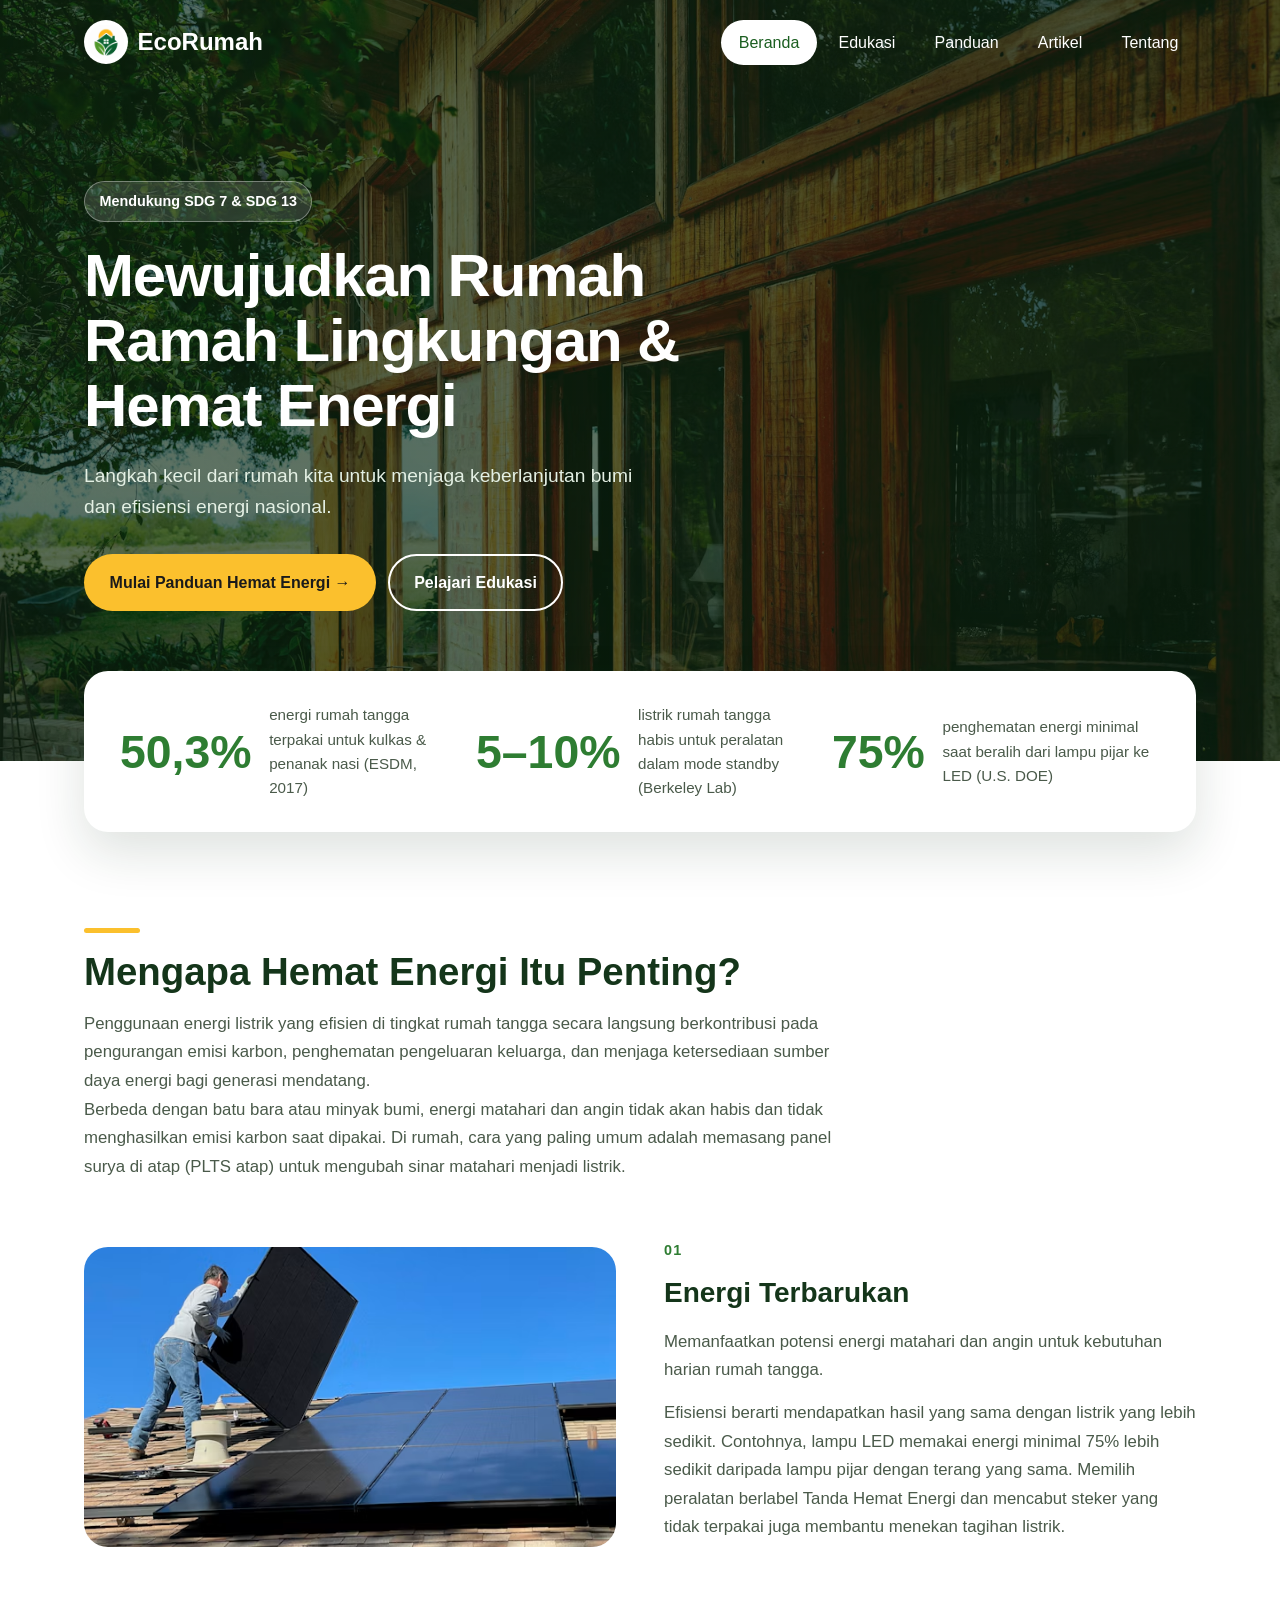
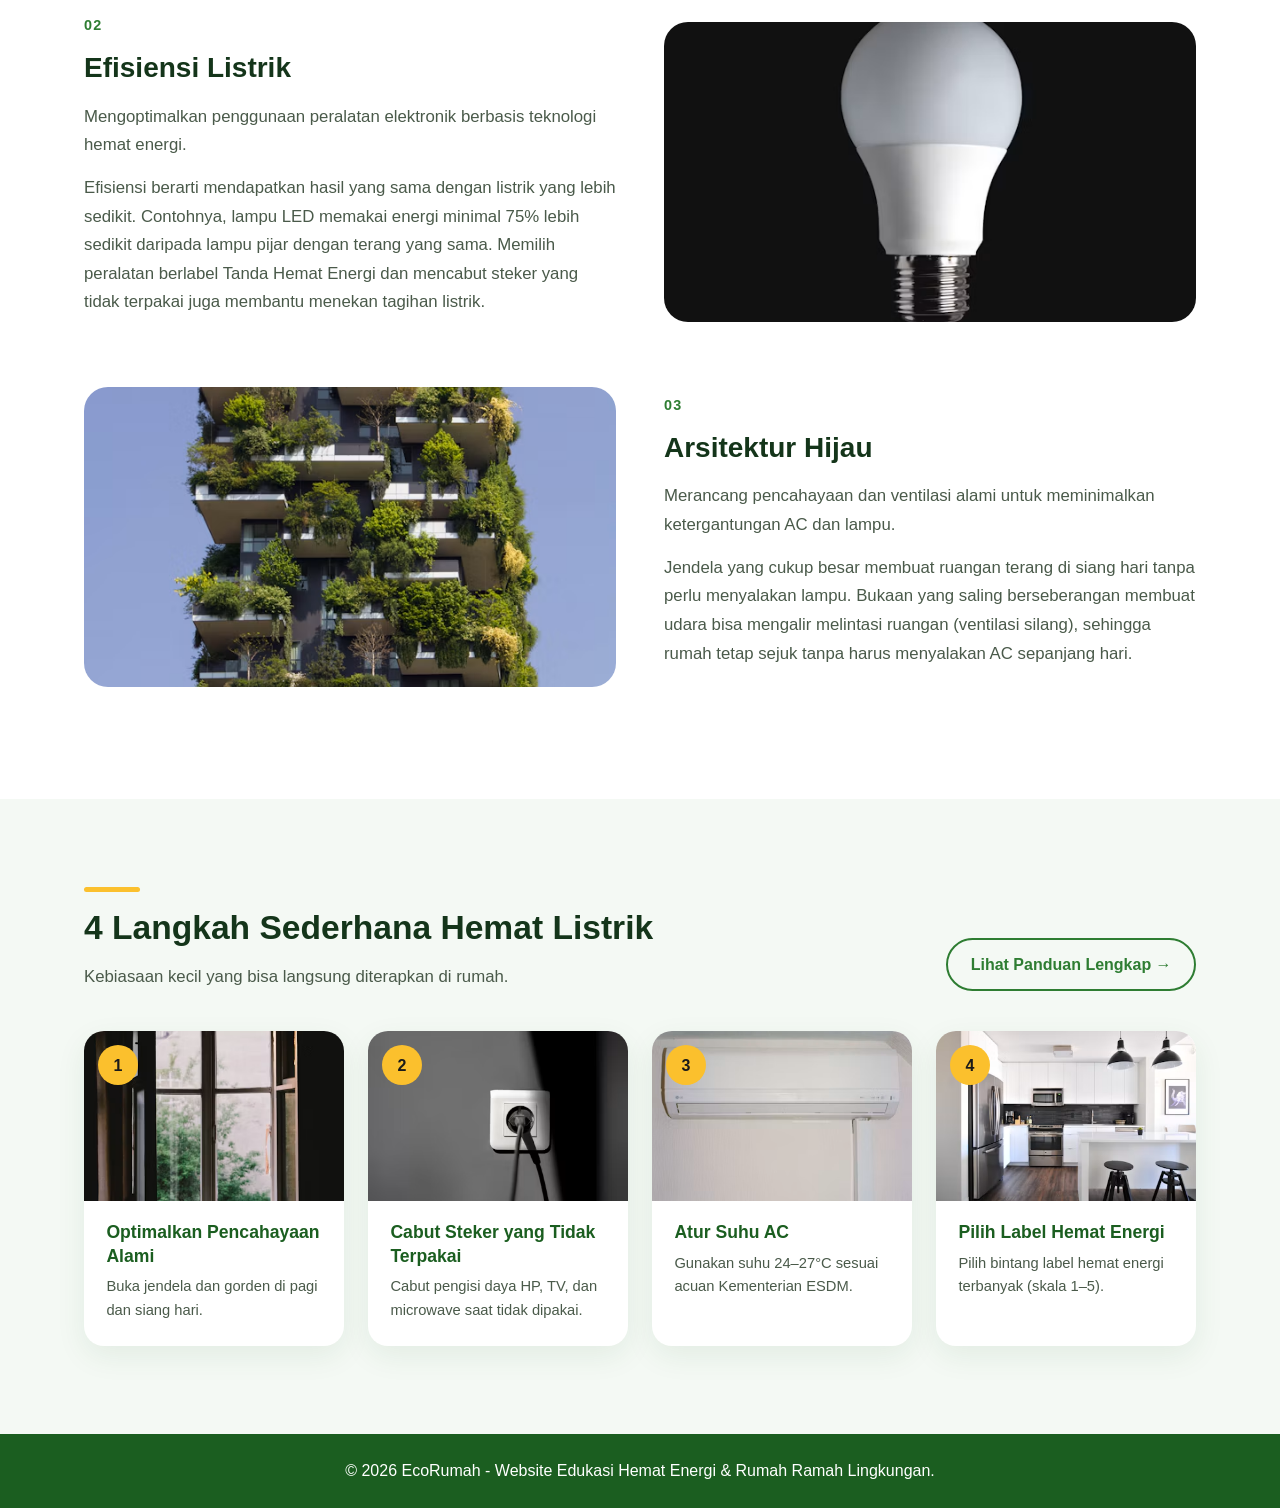
<file: index.html>
<!DOCTYPE html>
<html lang="id">
<head>
    <meta charset="UTF-8">
    <meta name="viewport" content="width=device-width, initial-scale=1.0">
    <title>Beranda - Hemat Energi & Rumah Ramah Lingkungan</title>
    <!-- CSS halaman Beranda -->
    <link rel="stylesheet" href="css/index.css">
</head>
<body>
    <!-- 1. HERO: foto penuh + navbar di atasnya -->
    <header class="hero">
        <nav class="navbar">
            <a href="index.html" class="logo">
            <img src="Gambar/Logo.png" alt="Logo EcoRumah">
            EcoRumah
            </a>
            <ul class="nav-links">
                <li><a href="index.html" class="active">Beranda</a></li>
                <li><a href="edukasi.html">Edukasi</a></li>
                <li><a href="panduan.html">Panduan</a></li>
                <li><a href="artikel.html">Artikel</a></li>
                <li><a href="tentang.html">Tentang</a></li>
            </ul>
        </nav>

        <div class="hero-content">
            <span class="hero-badge">Mendukung SDG 7 & SDG 13</span>
            <h1>Mewujudkan Rumah Ramah Lingkungan & Hemat Energi</h1>
            <p>Langkah kecil dari rumah kita untuk menjaga keberlanjutan bumi dan efisiensi energi nasional.</p>
            <div class="hero-buttons">
                <a href="panduan.html" class="btn-cta">Mulai Panduan Hemat Energi →</a>
                <a href="edukasi.html" class="btn-outline">Pelajari Edukasi</a>
            </div>
        </div>
    </header>

    <main>
        <!-- 2. STATISTIK: kotak putih yang menimpa bagian bawah hero -->
        <section class="container">
            <div class="stats">
                <div class="stat-item">
                    <span class="stat-angka">50,3%</span>
                    <p>energi rumah tangga terpakai untuk kulkas & penanak nasi (ESDM, 2017)</p>
                </div>
                <div class="stat-item">
                    <span class="stat-angka">5–10%</span>
                    <p>listrik rumah tangga habis untuk peralatan dalam mode standby (Berkeley Lab)</p>
                </div>
                <div class="stat-item">
                    <span class="stat-angka">75%</span>
                    <p>penghematan energi minimal saat beralih dari lampu pijar ke LED (U.S. DOE)</p>
                </div>
            </div>
        </section>

        <!-- 3. ALASAN: foto & teks selang-seling -->
        <section class="alasan container">
            <div class="section-head">
                <span class="garis-aksen"></span>
                <h2>Mengapa Hemat Energi Itu Penting?</h2>
                <p>Penggunaan energi listrik yang efisien di tingkat rumah tangga secara langsung berkontribusi pada pengurangan emisi karbon, penghematan pengeluaran keluarga, dan menjaga ketersediaan sumber daya energi bagi generasi mendatang.</p>
                <p>Berbeda dengan batu bara atau minyak bumi, energi matahari dan angin tidak akan habis dan tidak menghasilkan emisi karbon saat dipakai. Di rumah, cara yang paling umum adalah memasang panel surya di atap (PLTS atap) untuk mengubah sinar matahari menjadi listrik.</p>
                </div>
            </div>

            <div class="alasan-item">
                <img src="Gambar/photo Index 1.avif" alt="Pemasangan panel surya di atap rumah">
                <div class="alasan-teks">
                    <span class="alasan-nomor">01</span>
                    <h3>Energi Terbarukan</h3>
                    <p>Memanfaatkan potensi energi matahari dan angin untuk kebutuhan harian rumah tangga.</p>
                    <p>Efisiensi berarti mendapatkan hasil yang sama dengan listrik yang lebih sedikit. Contohnya, lampu LED memakai energi minimal 75% lebih sedikit daripada lampu pijar dengan terang yang sama. Memilih peralatan berlabel Tanda Hemat Energi dan mencabut steker yang tidak terpakai juga membantu menekan tagihan listrik.</p>

                </div>
            </div>

            <!-- class "terbalik" = foto pindah ke kanan -->
            <div class="alasan-item terbalik">
                <img src="Gambar/photo index 2.avif" alt="Lampu hemat energi">
                <div class="alasan-teks">
                    <span class="alasan-nomor">02</span>
                    <h3>Efisiensi Listrik</h3>
                    <p>Mengoptimalkan penggunaan peralatan elektronik berbasis teknologi hemat energi.</p>
                    <p>Efisiensi berarti mendapatkan hasil yang sama dengan listrik yang lebih sedikit. Contohnya, lampu LED memakai energi minimal 75% lebih sedikit daripada lampu pijar dengan terang yang sama. Memilih peralatan berlabel Tanda Hemat Energi dan mencabut steker yang tidak terpakai juga membantu menekan tagihan listrik.</p>

                </div>
            </div>

            <div class="alasan-item">
                <img src="Gambar/photo Index 3.avif" alt="Bangunan hijau yang dipenuhi tanaman">
                <div class="alasan-teks">
                    <span class="alasan-nomor">03</span>
                    <h3>Arsitektur Hijau</h3>
                    <p>Merancang pencahayaan dan ventilasi alami untuk meminimalkan ketergantungan AC dan lampu.</p>
                    <p>Jendela yang cukup besar membuat ruangan terang di siang hari tanpa perlu menyalakan lampu. Bukaan yang saling berseberangan membuat udara bisa mengalir melintasi ruangan (ventilasi silang), sehingga rumah tetap sejuk tanpa harus menyalakan AC sepanjang hari.</p>
                </div>
            </div>
        </section>

        <!-- 4. LANGKAH: cuplikan halaman Panduan -->
        <section class="langkah">
            <div class="container">
                <div class="langkah-head">
                    <div class="section-head">
                        <span class="garis-aksen"></span>
                        <h2>4 Langkah Sederhana Hemat Listrik</h2>
                        <p>Kebiasaan kecil yang bisa langsung diterapkan di rumah.</p>
                    </div>
                    <a href="panduan.html" class="btn-outline-hijau">Lihat Panduan Lengkap →</a>
                </div>

                <div class="langkah-grid">
                    <article class="langkah-card">
                        <div class="langkah-foto">
                            <img src="Gambar/photo Panduan 1.avif" alt="Jendela terbuka dengan cahaya matahari">
                            <span class="langkah-nomor">1</span>
                        </div>
                        <div class="langkah-body">
                            <h3>Optimalkan Pencahayaan Alami</h3>
                            <p>Buka jendela dan gorden di pagi dan siang hari.</p>
                        </div>
                    </article>
                    <article class="langkah-card">
                        <div class="langkah-foto">
                            <img src="Gambar/photo Panduan 2.avif" alt="Steker listrik di stopkontak">
                            <span class="langkah-nomor">2</span>
                        </div>
                        <div class="langkah-body">
                            <h3>Cabut Steker yang Tidak Terpakai</h3>
                            <p>Cabut pengisi daya HP, TV, dan microwave saat tidak dipakai.</p>
                        </div>
                    </article>
                    <article class="langkah-card">
                        <div class="langkah-foto">
                            <img src="Gambar/photo Panduan 3.avif" alt="AC yang terpasang di dinding">
                            <span class="langkah-nomor">3</span>
                        </div>
                        <div class="langkah-body">
                            <h3>Atur Suhu AC</h3>
                            <p>Gunakan suhu 24–27°C sesuai acuan Kementerian ESDM.</p>
                        </div>
                    </article>
                    <article class="langkah-card">
                        <div class="langkah-foto">
                            <img src="Gambar/photo Panduan 4.avif" alt="Kulkas di dapur">
                            <span class="langkah-nomor">4</span>
                        </div>
                        <div class="langkah-body">
                            <h3>Pilih Label Hemat Energi</h3>
                            <p>Pilih bintang label hemat energi terbanyak (skala 1–5).</p>
                        </div>
                    </article>
                </div>
            </div>
        </section>
    </main>

    <footer>
        <p>&copy; 2026 EcoRumah - Website Edukasi Hemat Energi & Rumah Ramah Lingkungan.</p>
    </footer>
</body>
</html>
</file>
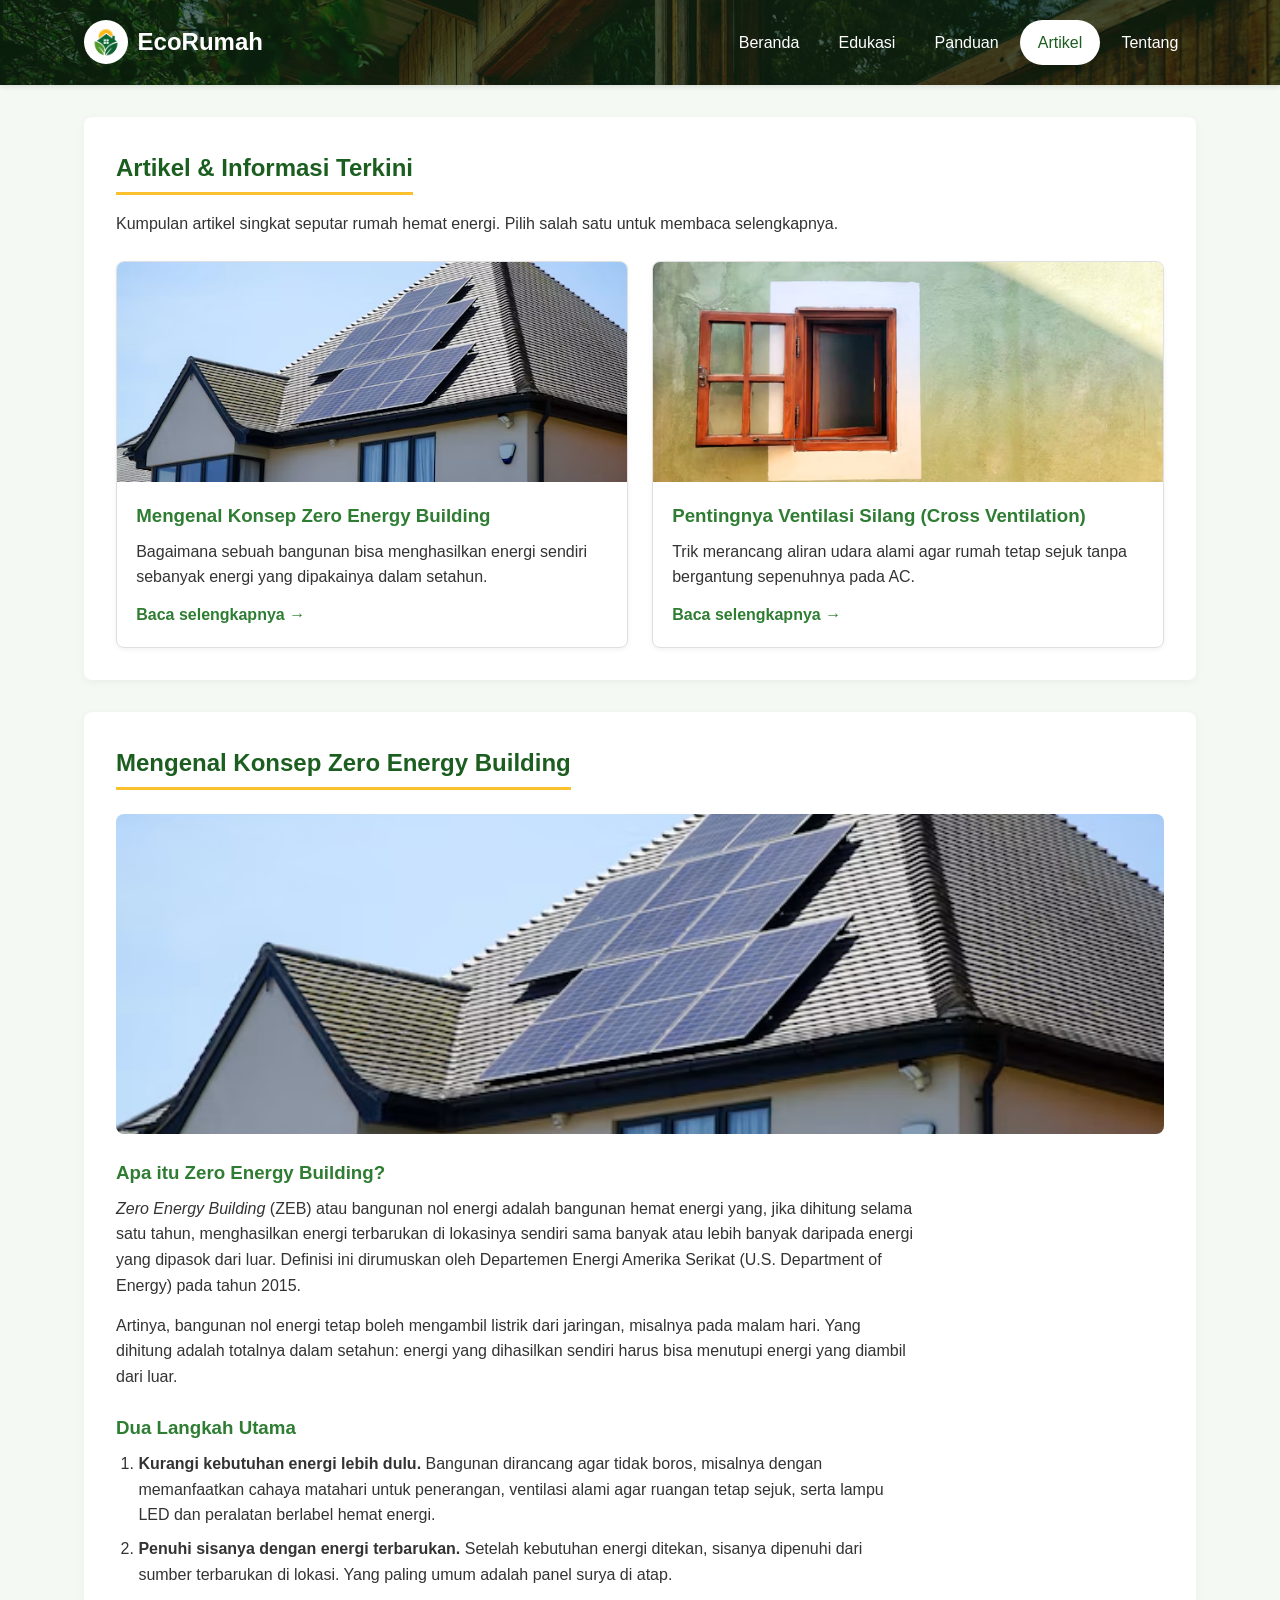
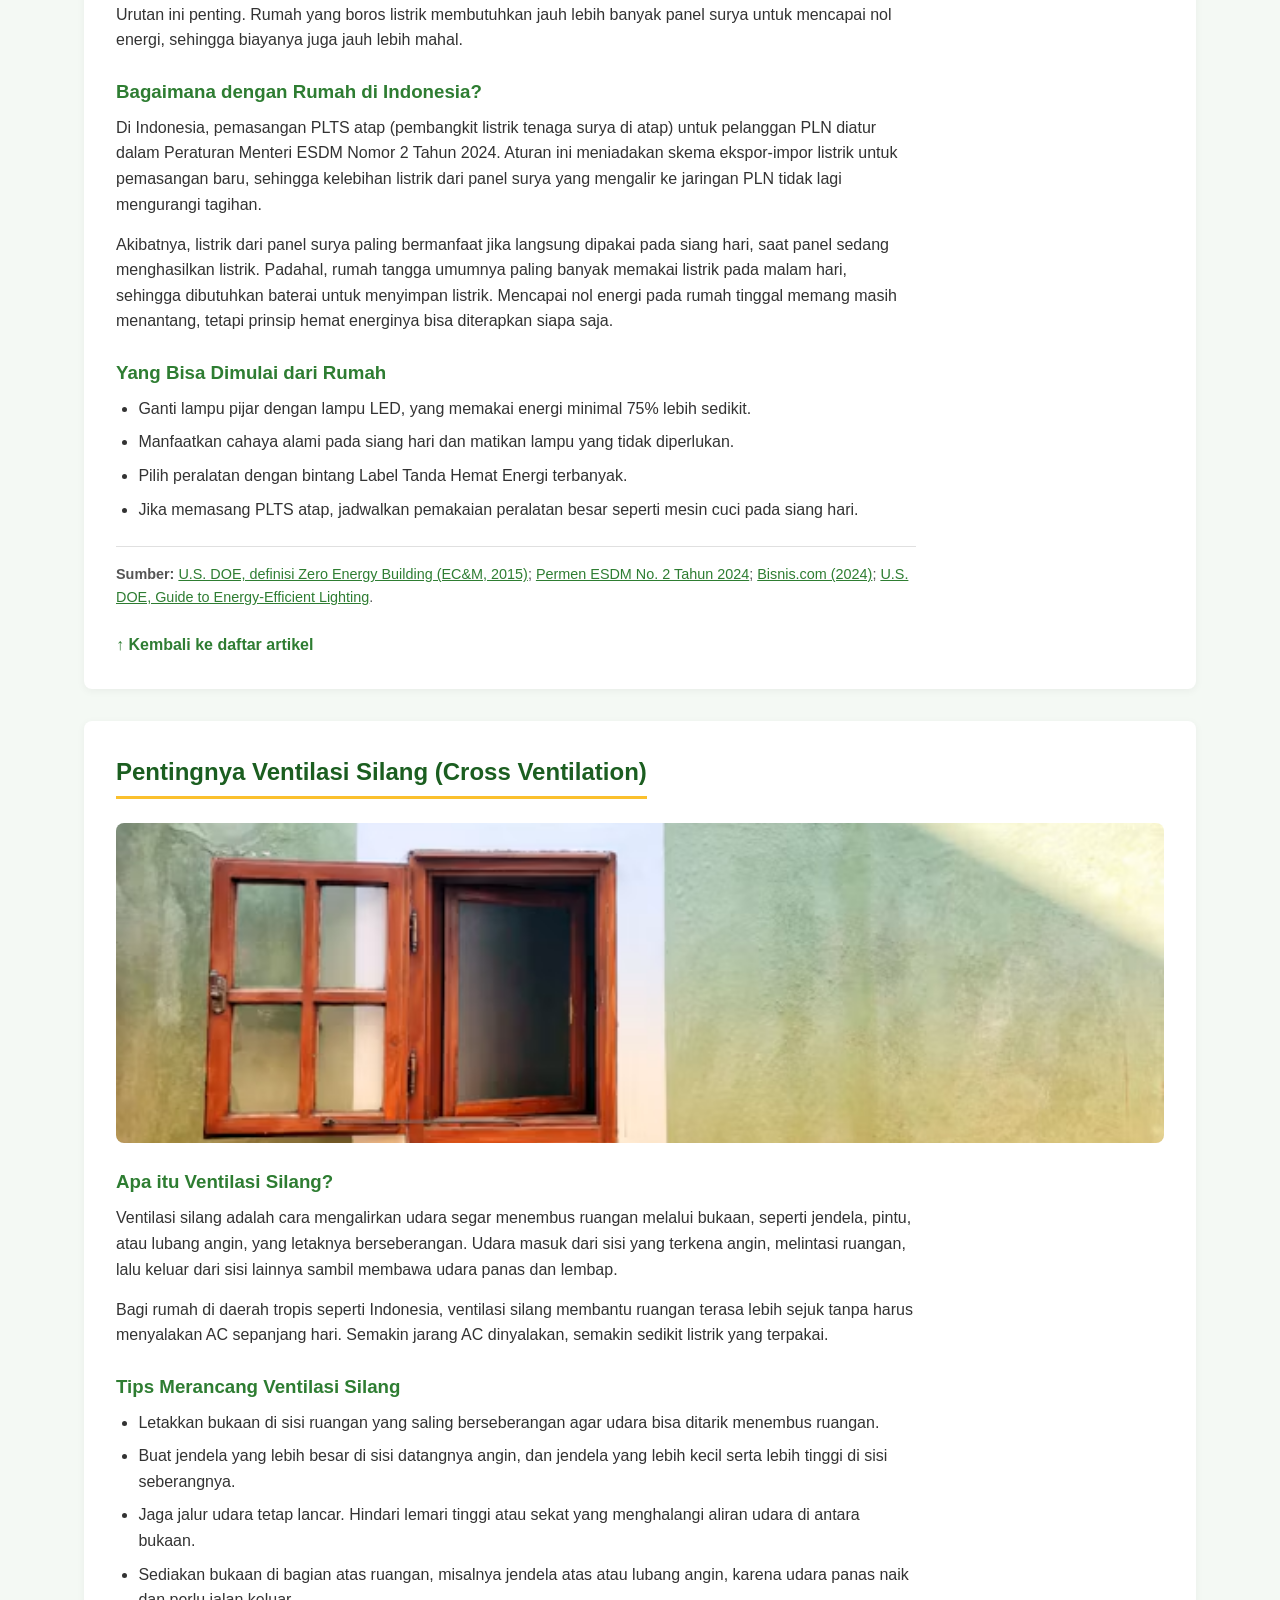
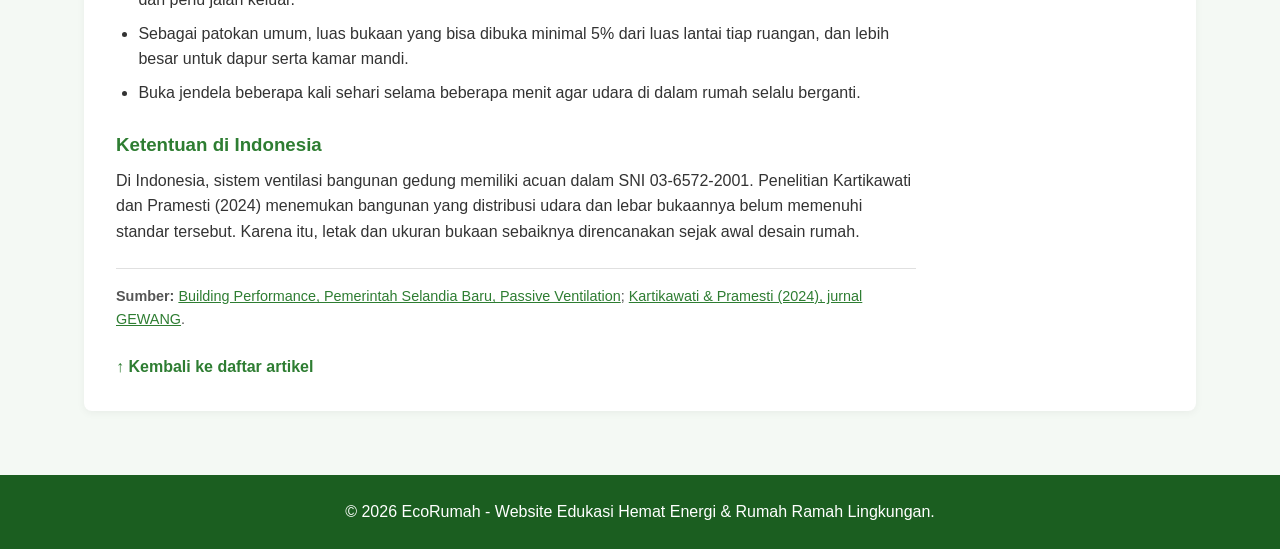
<file: artikel.html>
<!DOCTYPE html>
<html lang="id">
<head>
    <meta charset="UTF-8">
    <meta name="viewport" content="width=device-width, initial-scale=1.0">
    <title>Artikel & Infografis - EcoRumah</title>
    <!-- CSS halaman Artikel -->
    <link rel="stylesheet" href="css/artikel.css">
</head>
<body>
    <header>
        <nav class="navbar">
            <a href="index.html" class="logo">
            <img src="Gambar/Logo.png" alt="Logo EcoRumah">
            EcoRumah
            </a>
            <ul class="nav-links">
                <li><a href="index.html">Beranda</a></li>
                <li><a href="edukasi.html">Edukasi</a></li>
                <li><a href="panduan.html">Panduan</a></li>
                <li><a href="artikel.html" class="active">Artikel</a></li>
                <li><a href="tentang.html">Tentang</a></li>
            </ul>
        </nav>
    </header>

    <main>
        <!-- 1. DAFTAR ARTIKEL: kartu ringkasan, tiap kartu menuju artikel lengkap di bawahnya -->
        <section class="section-block" id="daftar-artikel">
            <h2>Artikel & Informasi Terkini</h2>
            <p>Kumpulan artikel singkat seputar rumah hemat energi. Pilih salah satu untuk membaca selengkapnya.</p>

            <div class="card-grid">
                <article class="card">
                    <img src="Gambar/photo Artikel 1.avif" alt="Rumah dengan panel surya di atap">
                    <div class="card-body">
                        <h3>Mengenal Konsep Zero Energy Building</h3>
                        <p>Bagaimana sebuah bangunan bisa menghasilkan energi sendiri sebanyak energi yang dipakainya dalam setahun.</p>
                        <a href="#zero-energy-building" class="baca-link">Baca selengkapnya →</a>
                    </div>
                </article>
                <article class="card">
                    <img src="Gambar/photo Artikel 2.avif" alt="Jendela kayu terbuka untuk ventilasi">
                    <div class="card-body">
                        <h3>Pentingnya Ventilasi Silang (Cross Ventilation)</h3>
                        <p>Trik merancang aliran udara alami agar rumah tetap sejuk tanpa bergantung sepenuhnya pada AC.</p>
                        <a href="#ventilasi-silang" class="baca-link">Baca selengkapnya →</a>
                    </div>
                </article>
            </div>
        </section>

        <!-- 2. ARTIKEL LENGKAP: Zero Energy Building -->
        <article class="section-block artikel-isi" id="zero-energy-building">
            <h2>Mengenal Konsep Zero Energy Building</h2>
            <img src="Gambar/photo Artikel 1.avif" alt="Rumah dengan panel surya di atap" class="artikel-foto">

            <h3>Apa itu Zero Energy Building?</h3>
            <p><em>Zero Energy Building</em> (ZEB) atau bangunan nol energi adalah bangunan hemat energi yang, jika dihitung selama satu tahun, menghasilkan energi terbarukan di lokasinya sendiri sama banyak atau lebih banyak daripada energi yang dipasok dari luar. Definisi ini dirumuskan oleh Departemen Energi Amerika Serikat (U.S. Department of Energy) pada tahun 2015.</p>
            <p>Artinya, bangunan nol energi tetap boleh mengambil listrik dari jaringan, misalnya pada malam hari. Yang dihitung adalah totalnya dalam setahun: energi yang dihasilkan sendiri harus bisa menutupi energi yang diambil dari luar.</p>

            <h3>Dua Langkah Utama</h3>
            <ol>
                <li><strong>Kurangi kebutuhan energi lebih dulu.</strong> Bangunan dirancang agar tidak boros, misalnya dengan memanfaatkan cahaya matahari untuk penerangan, ventilasi alami agar ruangan tetap sejuk, serta lampu LED dan peralatan berlabel hemat energi.</li>
                <li><strong>Penuhi sisanya dengan energi terbarukan.</strong> Setelah kebutuhan energi ditekan, sisanya dipenuhi dari sumber terbarukan di lokasi. Yang paling umum adalah panel surya di atap.</li>
            </ol>
            <p>Urutan ini penting. Rumah yang boros listrik membutuhkan jauh lebih banyak panel surya untuk mencapai nol energi, sehingga biayanya juga jauh lebih mahal.</p>

            <h3>Bagaimana dengan Rumah di Indonesia?</h3>
            <p>Di Indonesia, pemasangan PLTS atap (pembangkit listrik tenaga surya di atap) untuk pelanggan PLN diatur dalam Peraturan Menteri ESDM Nomor 2 Tahun 2024. Aturan ini meniadakan skema ekspor-impor listrik untuk pemasangan baru, sehingga kelebihan listrik dari panel surya yang mengalir ke jaringan PLN tidak lagi mengurangi tagihan.</p>
            <p>Akibatnya, listrik dari panel surya paling bermanfaat jika langsung dipakai pada siang hari, saat panel sedang menghasilkan listrik. Padahal, rumah tangga umumnya paling banyak memakai listrik pada malam hari, sehingga dibutuhkan baterai untuk menyimpan listrik. Mencapai nol energi pada rumah tinggal memang masih menantang, tetapi prinsip hemat energinya bisa diterapkan siapa saja.</p>

            <h3>Yang Bisa Dimulai dari Rumah</h3>
            <ul>
                <li>Ganti lampu pijar dengan lampu LED, yang memakai energi minimal 75% lebih sedikit.</li>
                <li>Manfaatkan cahaya alami pada siang hari dan matikan lampu yang tidak diperlukan.</li>
                <li>Pilih peralatan dengan bintang Label Tanda Hemat Energi terbanyak.</li>
                <li>Jika memasang PLTS atap, jadwalkan pemakaian peralatan besar seperti mesin cuci pada siang hari.</li>
            </ul>

            <p class="artikel-sumber"><strong>Sumber:</strong>
                <a href="https://www.ecmweb.com/renewables/article/20900683/doe-releases-common-definition-for-zero-energy-buildings" target="_blank" rel="noopener">U.S. DOE, definisi Zero Energy Building (EC&amp;M, 2015)</a>;
                <a href="https://jdih.esdm.go.id/storage/document/Permen%20ESDM%20Nomor%202%20Tahun%202024.pdf" target="_blank" rel="noopener">Permen ESDM No. 2 Tahun 2024</a>;
                <a href="https://ekonomi.bisnis.com/read/20240225/44/1743805/skema-ekspor-listrik-plts-atap-dihapus-ini-insentif-yang-dapat-dinikmati-pelanggan" target="_blank" rel="noopener">Bisnis.com (2024)</a>;
                <a href="https://www.energy.gov/sites/prod/files/guide_to_energy_efficient_lighting.pdf" target="_blank" rel="noopener">U.S. DOE, Guide to Energy-Efficient Lighting</a>.
            </p>
            <a href="#daftar-artikel" class="kembali-link">↑ Kembali ke daftar artikel</a>
        </article>

        <!-- 3. ARTIKEL LENGKAP: Ventilasi Silang -->
        <article class="section-block artikel-isi" id="ventilasi-silang">
            <h2>Pentingnya Ventilasi Silang (Cross Ventilation)</h2>
            <img src="Gambar/photo Artikel 2.avif" alt="Jendela kayu terbuka untuk ventilasi" class="artikel-foto">

            <h3>Apa itu Ventilasi Silang?</h3>
            <p>Ventilasi silang adalah cara mengalirkan udara segar menembus ruangan melalui bukaan, seperti jendela, pintu, atau lubang angin, yang letaknya berseberangan. Udara masuk dari sisi yang terkena angin, melintasi ruangan, lalu keluar dari sisi lainnya sambil membawa udara panas dan lembap.</p>
            <p>Bagi rumah di daerah tropis seperti Indonesia, ventilasi silang membantu ruangan terasa lebih sejuk tanpa harus menyalakan AC sepanjang hari. Semakin jarang AC dinyalakan, semakin sedikit listrik yang terpakai.</p>

            <h3>Tips Merancang Ventilasi Silang</h3>
            <ul>
                <li>Letakkan bukaan di sisi ruangan yang saling berseberangan agar udara bisa ditarik menembus ruangan.</li>
                <li>Buat jendela yang lebih besar di sisi datangnya angin, dan jendela yang lebih kecil serta lebih tinggi di sisi seberangnya.</li>
                <li>Jaga jalur udara tetap lancar. Hindari lemari tinggi atau sekat yang menghalangi aliran udara di antara bukaan.</li>
                <li>Sediakan bukaan di bagian atas ruangan, misalnya jendela atas atau lubang angin, karena udara panas naik dan perlu jalan keluar.</li>
                <li>Sebagai patokan umum, luas bukaan yang bisa dibuka minimal 5% dari luas lantai tiap ruangan, dan lebih besar untuk dapur serta kamar mandi.</li>
                <li>Buka jendela beberapa kali sehari selama beberapa menit agar udara di dalam rumah selalu berganti.</li>
            </ul>

            <h3>Ketentuan di Indonesia</h3>
            <p>Di Indonesia, sistem ventilasi bangunan gedung memiliki acuan dalam SNI 03-6572-2001. Penelitian Kartikawati dan Pramesti (2024) menemukan bangunan yang distribusi udara dan lebar bukaannya belum memenuhi standar tersebut. Karena itu, letak dan ukuran bukaan sebaiknya direncanakan sejak awal desain rumah.</p>

            <p class="artikel-sumber"><strong>Sumber:</strong>
                <a href="https://building.govt.nz/getting-started/smarter-homes-guides/air-quality-moisture-and-ventilation/passive-ventilation" target="_blank" rel="noopener">Building Performance, Pemerintah Selandia Baru, Passive Ventilation</a>;
                <a href="https://ejurnal.undana.ac.id/index.php/gewang/article/view/15188" target="_blank" rel="noopener">Kartikawati &amp; Pramesti (2024), jurnal GEWANG</a>.
            </p>
            <a href="#daftar-artikel" class="kembali-link">↑ Kembali ke daftar artikel</a>
        </article>
    </main>

    <footer>
        <p>&copy; 2026 EcoRumah - Website Edukasi Hemat Energi & Rumah Ramah Lingkungan.</p>
    </footer>
</body>
</html>
</file>
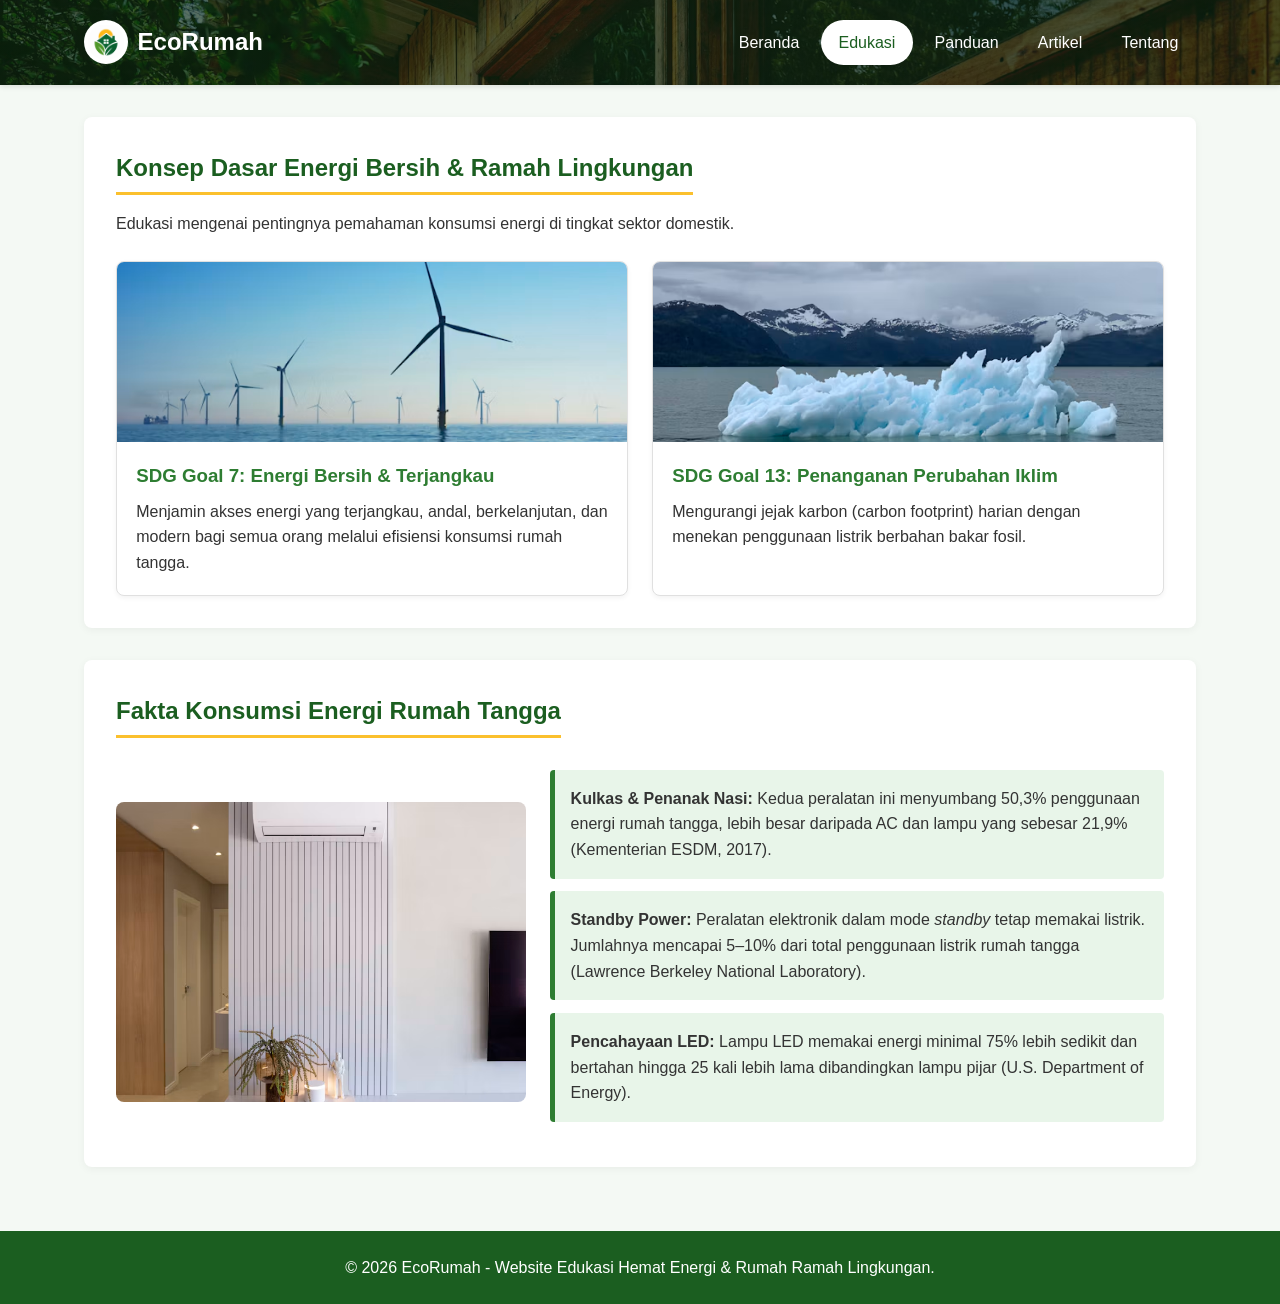
<file: edukasi.html>
<!DOCTYPE html>
<html lang="id">
<head>
    <meta charset="UTF-8">
    <meta name="viewport" content="width=device-width, initial-scale=1.0">
    <title>Edukasi Energi - EcoRumah</title>
    <!-- CSS halaman Edukasi -->
    <link rel="stylesheet" href="css/edukasi.css">
</head>
<body>
    <header>
        <nav class="navbar">
            <a href="index.html" class="logo">
            <img src="Gambar/Logo.png" alt="Logo EcoRumah">
            EcoRumah
            </a>
            <ul class="nav-links">
                <li><a href="index.html">Beranda</a></li>
                <li><a href="edukasi.html" class="active">Edukasi</a></li>
                <li><a href="panduan.html">Panduan</a></li>
                <li><a href="artikel.html">Artikel</a></li>
                <li><a href="tentang.html">Tentang</a></li>
            </ul>
        </nav>
    </header>

    <main>
        <section class="section-block">
            <h2>Konsep Dasar Energi Bersih & Ramah Lingkungan</h2>
            <p>Edukasi mengenai pentingnya pemahaman konsumsi energi di tingkat sektor domestik.</p>

            <div class="card-grid">
                <article class="card">
                    <img src="Gambar/Photo Edukasi 1.avif" alt="Turbin angin penghasil energi bersih">
                    <div class="card-body">
                        <h3>SDG Goal 7: Energi Bersih & Terjangkau</h3>
                        <p>Menjamin akses energi yang terjangkau, andal, berkelanjutan, dan modern bagi semua orang melalui efisiensi konsumsi rumah tangga.</p>
                    </div>
                </article>
                <article class="card">
                    <img src="Gambar/photo Edukasi 2.avif" alt="Gunung es yang mencair akibat perubahan iklim">
                    <div class="card-body">
                        <h3>SDG Goal 13: Penanganan Perubahan Iklim</h3>
                        <p>Mengurangi jejak karbon (carbon footprint) harian dengan menekan penggunaan listrik berbahan bakar fosil.</p>
                    </div>
                </article>
            </div>
        </section>

        <section class="section-block">
            <h2>Fakta Konsumsi Energi Rumah Tangga</h2>

            <!-- Foto di kiri, daftar fakta di kanan (diatur di css/edukasi.css) -->
            <div class="fakta-wrapper">
                <img src="Gambar/photo Edukasi 3.avif" alt="AC di ruang keluarga" class="fakta-img">

                <ul class="tips-list">
                    <li><strong>Kulkas & Penanak Nasi:</strong> Kedua peralatan ini menyumbang 50,3% penggunaan energi rumah tangga, lebih besar daripada AC dan lampu yang sebesar 21,9% (Kementerian ESDM, 2017).</li>
                    <li><strong>Standby Power:</strong> Peralatan elektronik dalam mode <em>standby</em> tetap memakai listrik. Jumlahnya mencapai 5–10% dari total penggunaan listrik rumah tangga (Lawrence Berkeley National Laboratory).</li>
                    <li><strong>Pencahayaan LED:</strong> Lampu LED memakai energi minimal 75% lebih sedikit dan bertahan hingga 25 kali lebih lama dibandingkan lampu pijar (U.S. Department of Energy).</li>
                </ul>
            </div>
        </section>
    </main>

    <footer>
        <p>&copy; 2026 EcoRumah - Website Edukasi Hemat Energi & Rumah Ramah Lingkungan.</p>
    </footer>
</body>
</html>
</file>
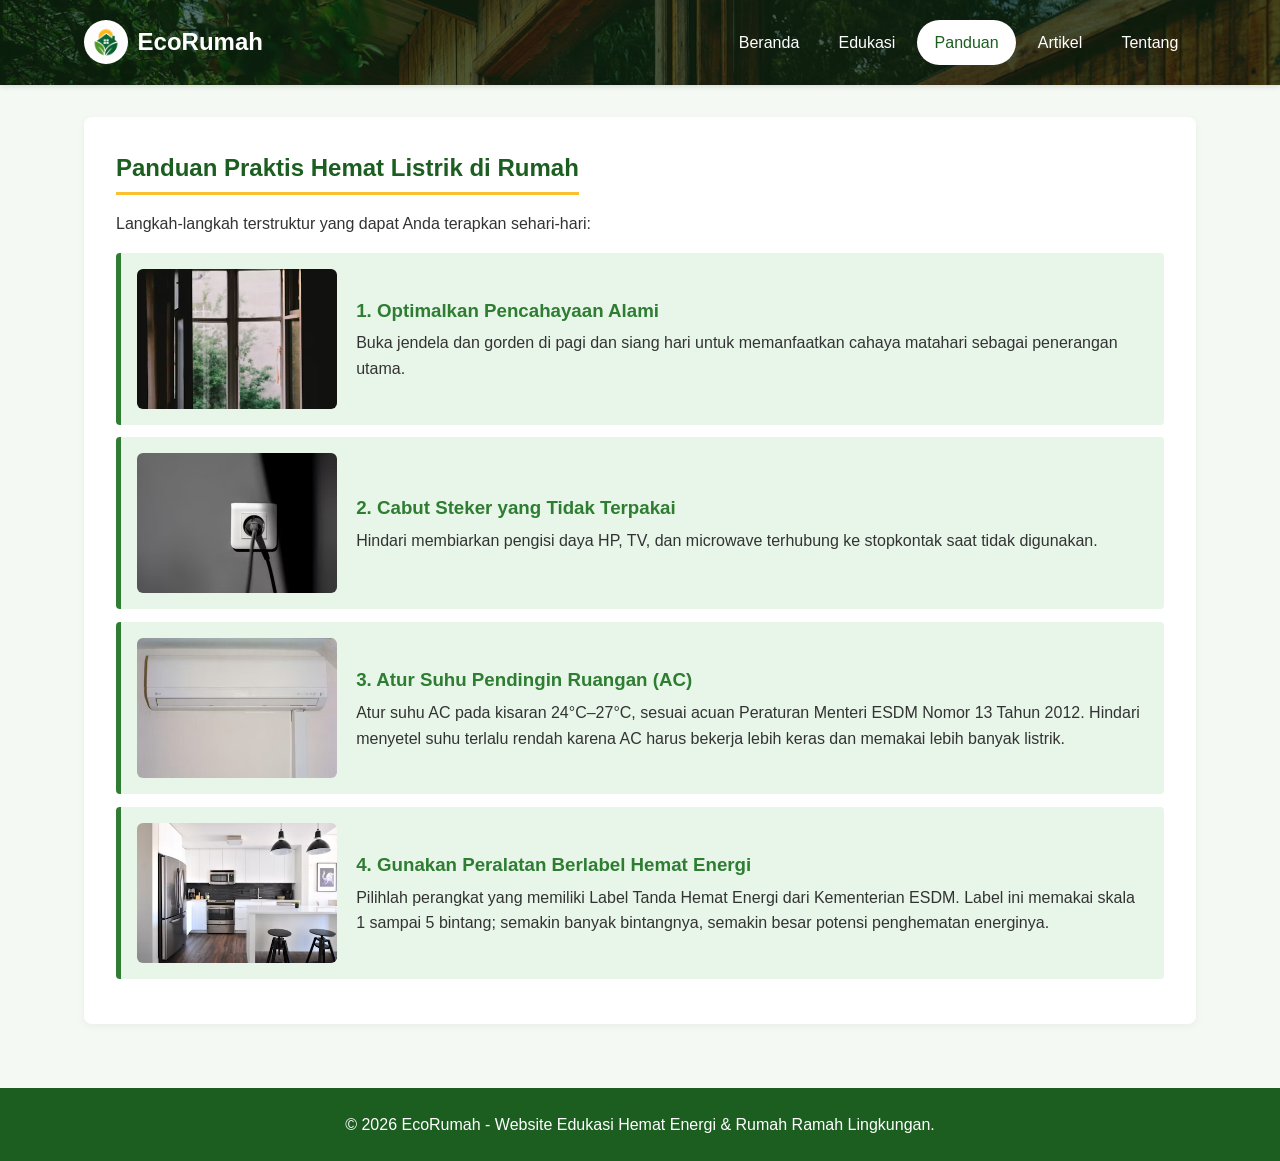
<file: panduan.html>
<!DOCTYPE html>
<html lang="id">
<head>
    <meta charset="UTF-8">
    <meta name="viewport" content="width=device-width, initial-scale=1.0">
    <title>Panduan Hemat Energi - EcoRumah</title>
    <!-- CSS halaman Panduan -->
    <link rel="stylesheet" href="css/panduan.css">
</head>
<body>
    <header>
        <nav class="navbar">
            <a href="index.html" class="logo">
            <img src="Gambar/Logo.png" alt="Logo EcoRumah">
            EcoRumah
            </a>
            <ul class="nav-links">
                <li><a href="index.html">Beranda</a></li>
                <li><a href="edukasi.html">Edukasi</a></li>
                <li><a href="panduan.html" class="active">Panduan</a></li>
                <li><a href="artikel.html">Artikel</a></li>
                <li><a href="tentang.html">Tentang</a></li>
            </ul>
        </nav>
    </header>

    <main>
        <section class="section-block">
            <h2>Panduan Praktis Hemat Listrik di Rumah</h2>
            <p>Langkah-langkah terstruktur yang dapat Anda terapkan sehari-hari:</p>

            <!-- Tiap langkah: foto di kiri, teks di kanan (diatur di css/panduan.css) -->
            <ul class="tips-list">
                <li class="step-item">
                    <img src="Gambar/photo Panduan 1.avif" alt="Jendela terbuka dengan cahaya matahari">
                    <div class="step-text">
                        <h3>1. Optimalkan Pencahayaan Alami</h3>
                        <p>Buka jendela dan gorden di pagi dan siang hari untuk memanfaatkan cahaya matahari sebagai penerangan utama.</p>
                    </div>
                </li>
                <li class="step-item">
                    <img src="Gambar/photo Panduan 2.avif" alt="Steker listrik di stopkontak">
                    <div class="step-text">
                        <h3>2. Cabut Steker yang Tidak Terpakai</h3>
                        <p>Hindari membiarkan pengisi daya HP, TV, dan microwave terhubung ke stopkontak saat tidak digunakan.</p>
                    </div>
                </li>
                <li class="step-item">
                    <img src="Gambar/photo Panduan 3.avif" alt="AC yang terpasang di dinding">
                    <div class="step-text">
                        <h3>3. Atur Suhu Pendingin Ruangan (AC)</h3>
                        <p>Atur suhu AC pada kisaran 24°C–27°C, sesuai acuan Peraturan Menteri ESDM Nomor 13 Tahun 2012. Hindari menyetel suhu terlalu rendah karena AC harus bekerja lebih keras dan memakai lebih banyak listrik.</p>
                    </div>
                </li>
                <li class="step-item">
                    <img src="Gambar/photo Panduan 4.avif" alt="Kulkas di dapur">
                    <div class="step-text">
                        <h3>4. Gunakan Peralatan Berlabel Hemat Energi</h3>
                        <p>Pilihlah perangkat yang memiliki Label Tanda Hemat Energi dari Kementerian ESDM. Label ini memakai skala 1 sampai 5 bintang; semakin banyak bintangnya, semakin besar potensi penghematan energinya.</p>
                    </div>
                </li>
            </ul>
        </section>
    </main>

    <footer>
        <p>&copy; 2026 EcoRumah - Website Edukasi Hemat Energi & Rumah Ramah Lingkungan.</p>
    </footer>
</body>
</html>
</file>
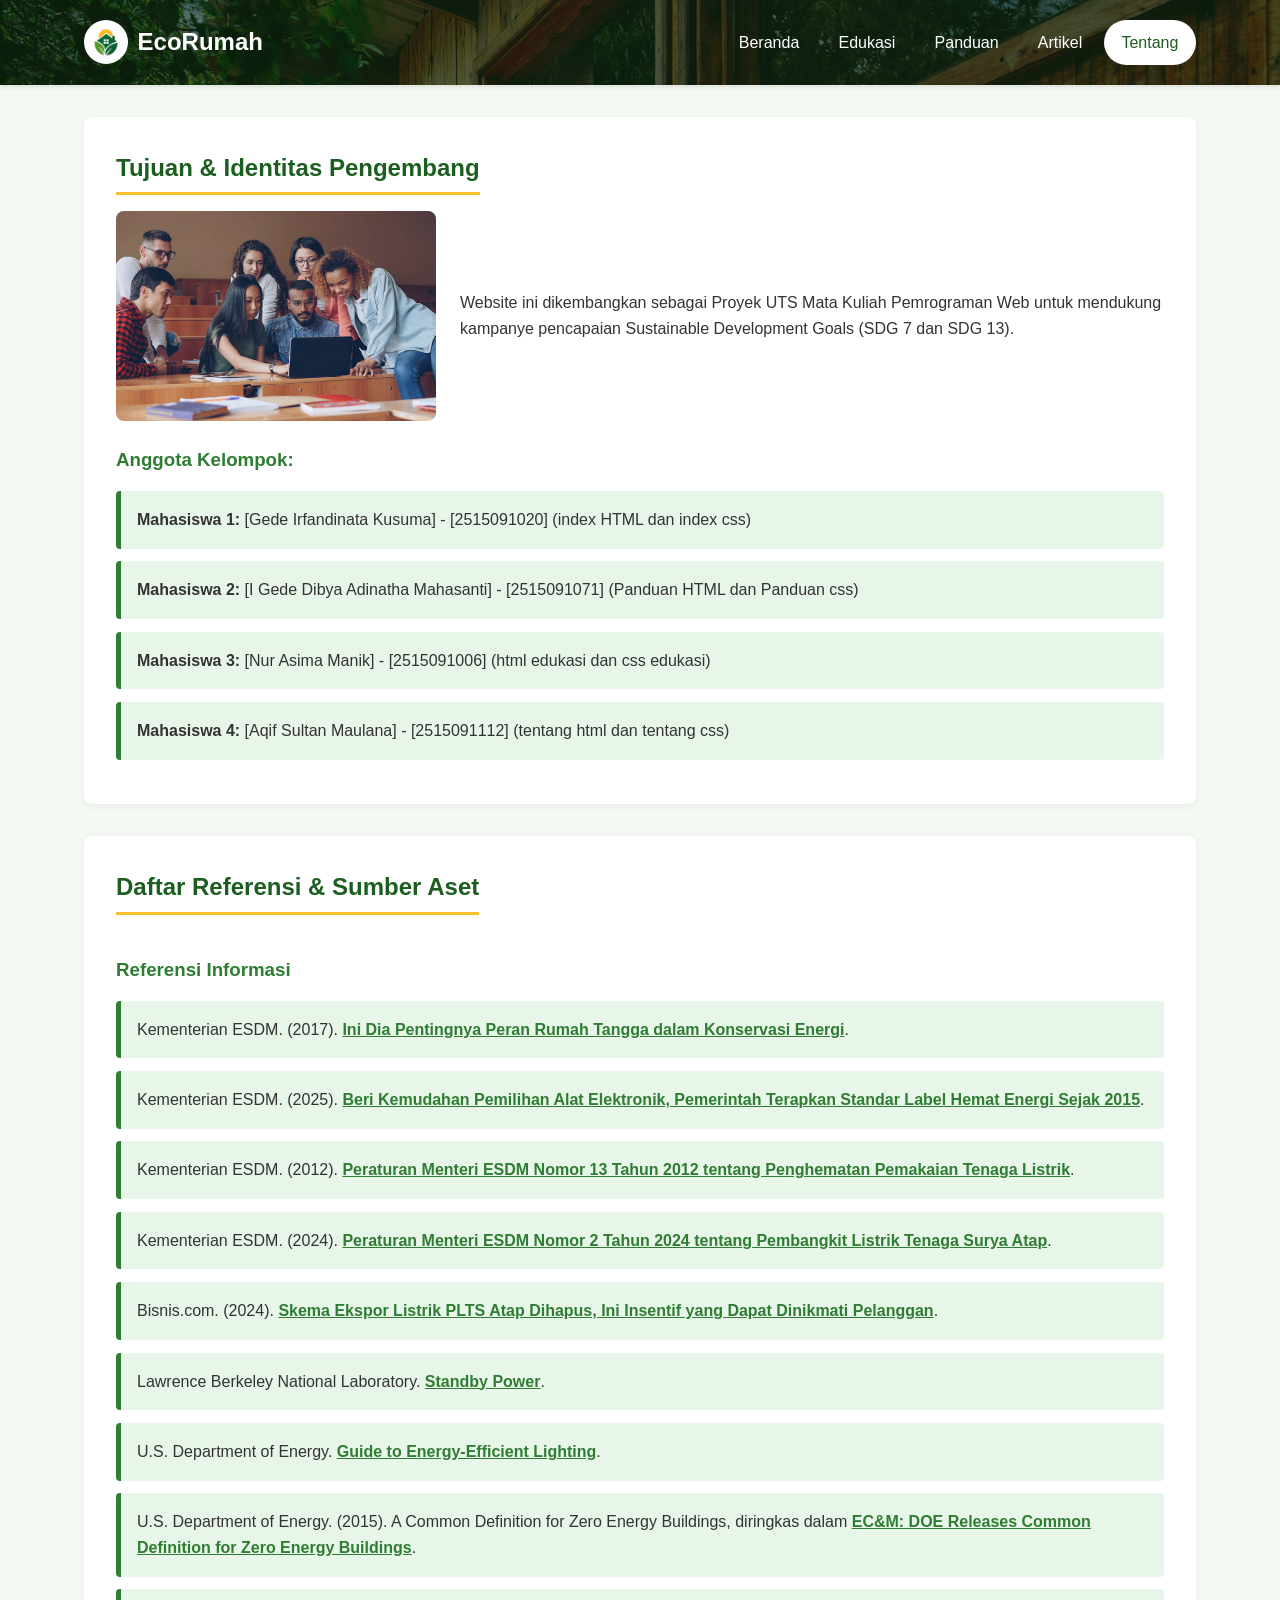
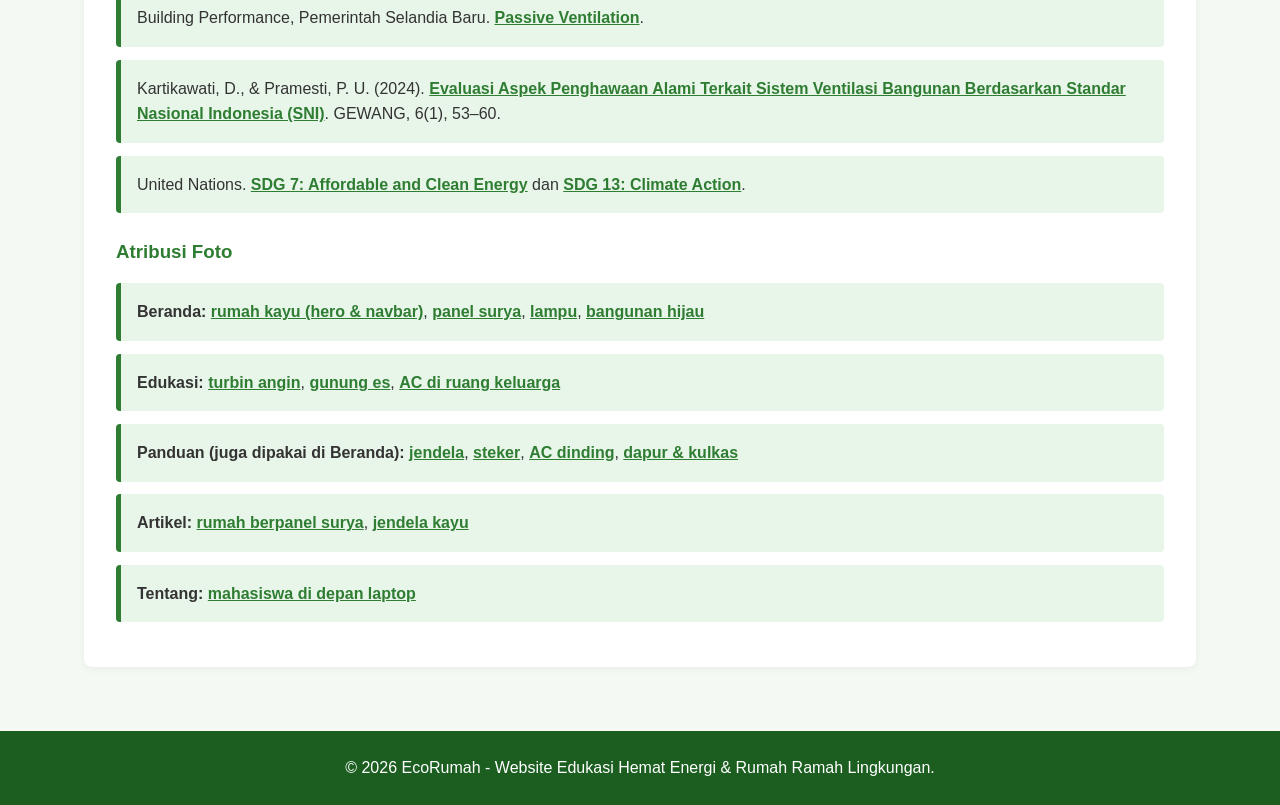
<file: tentang.html>
<!DOCTYPE html>
<html lang="id">
<head>
    <meta charset="UTF-8">
    <meta name="viewport" content="width=device-width, initial-scale=1.0">
    <title>Tentang Kami & Referensi - EcoRumah</title>
    <!-- CSS halaman Tentang -->
    <link rel="stylesheet" href="css/tentang.css">
</head>
<body>
    <header>
        <nav class="navbar">
            <a href="index.html" class="logo">
            <img src="Gambar/Logo.png" alt="Logo EcoRumah">
            EcoRumah
            </a>
            <ul class="nav-links">
                <li><a href="index.html">Beranda</a></li>
                <li><a href="edukasi.html">Edukasi</a></li>
                <li><a href="panduan.html">Panduan</a></li>
                <li><a href="artikel.html">Artikel</a></li>
                <li><a href="tentang.html" class="active">Tentang</a></li>
            </ul>
        </nav>
    </header>

    <main>
        <section class="section-block">
            <h2>Tujuan & Identitas Pengembang</h2>

            <!-- Foto di kiri, teks di kanan (diatur di css/tentang.css) -->
            <div class="about-intro">
                <!-- Bisa diganti dengan foto kelompok sendiri, misal: src="Gambar/foto-kelompok.jpg" -->
                <img src="Gambar/photo Tentang 2.avif" alt="Mahasiswa bekerja sama di depan laptop" class="about-img">
                <p>Website ini dikembangkan sebagai Proyek UTS Mata Kuliah Pemrograman Web untuk mendukung kampanye pencapaian Sustainable Development Goals (SDG 7 dan SDG 13).</p>
            </div>

            <h3>Anggota Kelompok:</h3>
            <ul class="tips-list">
                <li><strong>Mahasiswa 1:</strong> [Gede Irfandinata Kusuma] - [2515091020] (index HTML dan index css)</li>
                <li><strong>Mahasiswa 2:</strong> [I Gede Dibya Adinatha Mahasanti] - [2515091071] (Panduan HTML dan Panduan css)</li>
                <li><strong>Mahasiswa 3:</strong> [Nur Asima Manik] - [2515091006] (html edukasi dan css edukasi)</li>
                <li><strong>Mahasiswa 4:</strong> [Aqif Sultan Maulana] - [2515091112] (tentang html dan tentang css)</li>
            </ul>
        </section>

        <section class="section-block">
            <h2>Daftar Referensi & Sumber Aset</h2>

            <h3 class="referensi-judul">Referensi Informasi</h3>
            <ul class="tips-list">
                <li>Kementerian ESDM. (2017). <a href="https://esdm.go.id/id/media-center/arsip-berita/ini-dia-pentingnya-peran-rumah-tangga-dalam-konservasi-energi" target="_blank" rel="noopener">Ini Dia Pentingnya Peran Rumah Tangga dalam Konservasi Energi</a>.</li>
                <li>Kementerian ESDM. (2025). <a href="https://www.esdm.go.id/id/media-center/arsip-berita/beri-kemudahan-pemilihan-alat-elektronik-pemerintah-terapkan-standar-label-hemat-energi-sejak-2015" target="_blank" rel="noopener">Beri Kemudahan Pemilihan Alat Elektronik, Pemerintah Terapkan Standar Label Hemat Energi Sejak 2015</a>.</li>
                <li>Kementerian ESDM. (2012). <a href="https://jdih.esdm.go.id/storage/document/Permen%20ESDM%2013%202012.pdf" target="_blank" rel="noopener">Peraturan Menteri ESDM Nomor 13 Tahun 2012 tentang Penghematan Pemakaian Tenaga Listrik</a>.</li>
                <li>Kementerian ESDM. (2024). <a href="https://jdih.esdm.go.id/storage/document/Permen%20ESDM%20Nomor%202%20Tahun%202024.pdf" target="_blank" rel="noopener">Peraturan Menteri ESDM Nomor 2 Tahun 2024 tentang Pembangkit Listrik Tenaga Surya Atap</a>.</li>
                <li>Bisnis.com. (2024). <a href="https://ekonomi.bisnis.com/read/20240225/44/1743805/skema-ekspor-listrik-plts-atap-dihapus-ini-insentif-yang-dapat-dinikmati-pelanggan" target="_blank" rel="noopener">Skema Ekspor Listrik PLTS Atap Dihapus, Ini Insentif yang Dapat Dinikmati Pelanggan</a>.</li>
                <li>Lawrence Berkeley National Laboratory. <a href="https://standby.lbl.gov/" target="_blank" rel="noopener">Standby Power</a>.</li>
                <li>U.S. Department of Energy. <a href="https://www.energy.gov/sites/prod/files/guide_to_energy_efficient_lighting.pdf" target="_blank" rel="noopener">Guide to Energy-Efficient Lighting</a>.</li>
                <li>U.S. Department of Energy. (2015). A Common Definition for Zero Energy Buildings, diringkas dalam <a href="https://www.ecmweb.com/renewables/article/20900683/doe-releases-common-definition-for-zero-energy-buildings" target="_blank" rel="noopener">EC&amp;M: DOE Releases Common Definition for Zero Energy Buildings</a>.</li>
                <li>Building Performance, Pemerintah Selandia Baru. <a href="https://building.govt.nz/getting-started/smarter-homes-guides/air-quality-moisture-and-ventilation/passive-ventilation" target="_blank" rel="noopener">Passive Ventilation</a>.</li>
                <li>Kartikawati, D., &amp; Pramesti, P. U. (2024). <a href="https://ejurnal.undana.ac.id/index.php/gewang/article/view/15188" target="_blank" rel="noopener">Evaluasi Aspek Penghawaan Alami Terkait Sistem Ventilasi Bangunan Berdasarkan Standar Nasional Indonesia (SNI)</a>. GEWANG, 6(1), 53–60.</li>
                <li>United Nations. <a href="https://sdgs.un.org/goals/goal7" target="_blank" rel="noopener">SDG 7: Affordable and Clean Energy</a> dan <a href="https://sdgs.un.org/goals/goal13" target="_blank" rel="noopener">SDG 13: Climate Action</a>.</li>
            </ul>

            <h3 class="referensi-judul">Atribusi Foto</h3>
            
            <ul class="tips-list">
                <li><strong>Beranda:</strong> <a href="https://images.unsplash.com/photo-1774597998353-2b8be5199a01" target="_blank" rel="noopener">rumah kayu (hero &amp; navbar)</a>, <a href="https://images.unsplash.com/photo-1624397640148-949b1732bb0a" target="_blank" rel="noopener">panel surya</a>, <a href="https://images.unsplash.com/photo-1532007271951-c487760934ae" target="_blank" rel="noopener">lampu</a>, <a href="https://images.unsplash.com/photo-1556983852-43bf21186b2a" target="_blank" rel="noopener">bangunan hijau</a></li>
                <li><strong>Edukasi:</strong> <a href="https://images.unsplash.com/photo-1548337138-e87d889cc369" target="_blank" rel="noopener">turbin angin</a>, <a href="https://images.unsplash.com/photo-1562089727-90aa996a6f18" target="_blank" rel="noopener">gunung es</a>, <a href="https://images.unsplash.com/photo-1761330440311-16e160cad236" target="_blank" rel="noopener">AC di ruang keluarga</a></li>
                <li><strong>Panduan (juga dipakai di Beranda):</strong> <a href="https://images.unsplash.com/photo-1495524455245-b0f961d738a9" target="_blank" rel="noopener">jendela</a>, <a href="https://images.unsplash.com/photo-1586943029669-98ae685c5c4c" target="_blank" rel="noopener">steker</a>, <a href="https://images.unsplash.com/photo-1759772238012-9d5ad59ae637" target="_blank" rel="noopener">AC dinding</a>, <a href="https://images.unsplash.com/photo-1484154218962-a197022b5858" target="_blank" rel="noopener">dapur &amp; kulkas</a></li>
                <li><strong>Artikel:</strong> <a href="https://images.unsplash.com/photo-1655300256335-beef51a914fe" target="_blank" rel="noopener">rumah berpanel surya</a>, <a href="https://images.unsplash.com/photo-1534175262708-ebf71ac916c2" target="_blank" rel="noopener">jendela kayu</a></li>
                <li><strong>Tentang:</strong> <a href="https://unsplash.com/photos/diverse-group-of-students-gathered-around-laptop-kp7qkHTgSKc" target="_blank" rel="noopener">mahasiswa di depan laptop</a></li>
            </ul>
        </section>
    </main>

    <footer>
        <p>&copy; 2026 EcoRumah - Website Edukasi Hemat Energi & Rumah Ramah Lingkungan.</p>
    </footer>
</body>
</html>
</file>
<file: css/index.css>
/* ===================================================
   INDEX.CSS
   CSS untuk halaman index.html (Beranda).
   Urutan mengikuti HTML: header (hero) -> main -> footer.
   =================================================== */

/* ---------- 1. Dasar halaman ---------- */
* {
    margin: 0;
    padding: 0;
    box-sizing: border-box;
}

:root {
    --primary-color: #2e7d32;   /* Hijau Lingkungan */
    --secondary-color: #fbc02d; /* Kuning Energi/Matahari */
    --dark-color: #1b5e20;
    --text-color: #333333;
    --bg-light: #f4f9f4;
    --white: #ffffff;
    --font-family:  'Segoe UI', sans-serif;
}

body {
    font-family: var(--font-family);
    line-height: 1.6;
    color: var(--text-color);
    background-color: var(--white);
    display: flex;
    flex-direction: column;
    min-height: 100vh;
}

img {
    max-width: 100%;
    display: block;
}

/* Pembungkus isi agar lebarnya sama & berada di tengah */
.container {
    max-width: 1160px;
    margin: 0 auto;
    padding: 0 1.5rem;
}

/* ---------- 2. <header class="hero"> (foto penuh) ---------- */
.hero {
    background: linear-gradient(rgba(12, 40, 16, 0.65), rgba(12, 40, 16, 0.65)),
                url("../Gambar/photo index.avif") center 40% / cover no-repeat;
    color: var(--white);
    padding-bottom: 150px;
}

/* <nav class="navbar"> di dalam hero */
.navbar {
    display: flex;
    justify-content: space-between;
    align-items: center;
    max-width: 1160px;
    margin: 0 auto;
    padding: 1.25rem 1.5rem;
}

.logo {
    display: flex;          /* foto logo & tulisan berdampingan */
    align-items: center;    /* sejajar di tengah secara vertikal */
    gap: 0.6rem;            /* jarak antara foto & tulisan */
    font-size: 1.5rem;
    font-weight: bold;
    color: var(--white);
    text-decoration: none;
}

/* Foto logo di navbar */
.logo img {
    width: 44px;
    height: 44px;
    object-fit: contain;        /* logo utuh, tidak terpotong */
    background: var(--white);   /* latar logo putih, jadi dibuat lingkaran putih */
    border-radius: 50%;
    padding: 4px;
}

.nav-links {
    display: flex;
    list-style: none;
    gap: 0.25rem;
}

.nav-links a {
    display: inline-block;
    padding: 0.6rem 1.1rem;
    border-radius: 999px;
    color: var(--white);
    text-decoration: none;
    font-weight: 500;
    transition: background 0.3s, color 0.3s;
}

.nav-links a:hover {
    background: rgba(255, 255, 255, 0.15);
}

/* Menu "Beranda" yang sedang dibuka: pil putih */
.nav-links a.active {
    background: var(--white);
    color: var(--dark-color);
}

/* <div class="hero-content"> = badge, judul, paragraf, tombol */
.hero-content {
    max-width: 1160px;
    margin: 0 auto;
    padding: 6rem 1.5rem 0;
}

.hero-badge {
    display: inline-block;
    padding: 0.5rem 0.9rem;
    border-radius: 999px;
    background: rgba(255, 255, 255, 0.14);
    border: 1px solid rgba(255, 255, 255, 0.35);
    font-size: 0.9rem;
    font-weight: 600;
    margin-bottom: 1.4rem;
}

.hero h1 {
    font-size: 3.75rem;
    line-height: 1.08;
    font-weight: 800;
    letter-spacing: -0.02em;
    max-width: 700px;
    margin-bottom: 1.4rem;
}

.hero p {
    font-size: 1.2rem;
    color: #e4f0e4;
    max-width: 560px;
    margin-bottom: 2rem;
}

.hero-buttons {
    display: flex;
    flex-wrap: wrap;
    gap: 0.75rem;
}

/* Tombol kuning */
.btn-cta {
    display: inline-block;
    background-color: var(--secondary-color);
    color: #1a1a1a;
    padding: 0.95rem 1.6rem;
    border-radius: 999px;
    font-weight: 700;
    text-decoration: none;
    transition: background 0.3s, transform 0.2s;
}

.btn-cta:hover {
    background-color: #f9a825;
    transform: translateY(-2px);
}

/* Tombol garis putih */
.btn-outline {
    display: inline-block;
    padding: 0.85rem 1.5rem;
    border: 2px solid var(--white);
    border-radius: 999px;
    color: var(--white);
    font-weight: 700;
    text-decoration: none;
    transition: background 0.3s, color 0.3s;
}

.btn-outline:hover {
    background: var(--white);
    color: var(--dark-color);
}

/* ---------- 3. <main> ---------- */
main {
    flex: 1;
    width: 100%;
}

/* ---------- 3a. Kotak statistik: <div class="stats"> ---------- */
.stats {
    position: relative;   /* supaya tampil di atas foto hero */
    margin-top: -90px;    /* naik menimpa bagian bawah hero */
    background: var(--white);
    border-radius: 24px;
    box-shadow: 0 20px 50px rgba(20, 53, 26, 0.14);
    padding: 2rem 2.25rem;
    display: flex;
    flex-wrap: wrap;
    gap: 1.75rem;
}

.stat-item {
    flex: 1 1 240px;
    display: flex;
    align-items: center;
    gap: 1.1rem;
}

.stat-angka {
    min-width: 5.5rem; /* supaya teks di sampingnya sejajar */
    flex-shrink: 0;      /* angka tidak ikut mengecil */
    white-space: nowrap; /* "5–10%" tetap satu baris */
    font-size: 2.9rem;
    font-weight: 800;
    line-height: 1;
    color: var(--primary-color);
}

.stat-item p {
    font-size: 0.95rem;
    color: #4a5a4a;
}

/* ---------- 3b. Judul section: <div class="section-head"> ---------- */
.section-head {
    max-width: 760px;
}

/* Garis kuning pendek di atas judul */
.garis-aksen {
    display: block;
    width: 56px;
    height: 5px;
    border-radius: 3px;
    background: var(--secondary-color);
    margin-bottom: 1rem;
}

.section-head h2 {
    font-size: 2.4rem;
    line-height: 1.2;
    font-weight: 800;
    color: #14351a;
    margin-bottom: 0.9rem;
}

.section-head p {
    font-size: 1.05rem;
    line-height: 1.7;
    color: #4a5a4a;
}

/* ---------- 3c. Alasan: <section class="alasan"> ---------- */
.alasan {
    padding-top: 6rem;
    padding-bottom: 2.5rem;
}

.alasan .section-head {
    margin-bottom: 3.5rem;
}

/* Satu baris: foto + teks */
.alasan-item {
    display: flex;
    flex-wrap: wrap;
    align-items: center;
    gap: 3rem;
    margin-bottom: 3.5rem;
}

/* Baris kedua: foto di kanan */
.alasan-item.terbalik {
    flex-direction: row-reverse;
}

.alasan-item img {
    flex: 1 1 380px;
    min-width: 0;
    height: 300px;
    object-fit: cover;
    border-radius: 24px;
}

.alasan-teks {
    flex: 1 1 380px;
}

.alasan-nomor {
    font-size: 0.9rem;
    font-weight: 800;
    letter-spacing: 0.08em;
    color: var(--primary-color);
}

.alasan-teks h3 {
    font-size: 1.75rem;
    font-weight: 800;
    color: #14351a;
    margin: 0.5rem 0 0.75rem;
}

.alasan-teks p {
    font-size: 1.05rem;
    line-height: 1.7;
    color: #4a5a4a;
    margin-bottom: 0.9rem;

}

.link-panah {
    font-weight: 700;
    color: var(--primary-color);
    text-decoration: none;
}

.link-panah:hover {
    color: var(--dark-color);
    text-decoration: underline;
}

/* ---------- 3d. 4 Langkah: <section class="langkah"> ---------- */
.langkah {
    background: var(--bg-light);
    padding: 5.5rem 0;
    margin-top: 1rem;
}

.langkah-head {
    display: flex;
    flex-wrap: wrap;
    align-items: flex-end;
    justify-content: space-between;
    gap: 1.5rem;
    margin-bottom: 2.5rem;
}

.langkah-head .section-head h2 {
    font-size: 2.1rem;
}

/* Tombol garis hijau */
.btn-outline-hijau {
    display: inline-block;
    padding: 0.75rem 1.4rem;
    border: 2px solid var(--primary-color);
    border-radius: 999px;
    color: var(--primary-color);
    font-weight: 700;
    text-decoration: none;
    transition: background 0.3s, color 0.3s;
}

.btn-outline-hijau:hover {
    background: var(--primary-color);
    color: var(--white);
}

.langkah-grid {
    display: grid;
    grid-template-columns: repeat(auto-fit, minmax(230px, 1fr));
    gap: 1.5rem;
}

.langkah-card {
    background: var(--white);
    border-radius: 20px;
    overflow: hidden;
    box-shadow: 0 10px 30px rgba(27, 94, 32, 0.08);
    transition: transform 0.3s;
}

.langkah-card:hover {
    transform: translateY(-5px);
}

.langkah-foto {
    position: relative; /* patokan posisi lingkaran nomor */
}

.langkah-foto img {
    width: 100%;
    height: 170px;
    object-fit: cover;
}

/* Lingkaran kuning berisi nomor */
.langkah-nomor {
    position: absolute;
    top: 14px;
    left: 14px;
    width: 40px;
    height: 40px;
    border-radius: 50%;
    background: var(--secondary-color);
    color: #1a1a1a;
    font-weight: 800;
    display: flex;
    align-items: center;
    justify-content: center;
}

.langkah-body {
    padding: 1.25rem 1.4rem 1.5rem;
}

.langkah-body h3 {
    font-size: 1.1rem;
    line-height: 1.35;
    color: var(--dark-color);
    margin-bottom: 0.4rem;
}

.langkah-body p {
    font-size: 0.92rem;
    color: #4a5a4a;
}

/* ---------- 4. <footer> ---------- */
footer {
    background-color: var(--dark-color);
    color: var(--white);
    text-align: center;
    padding: 1.5rem;
    margin-top: auto;
}

/* ===================================================
   RESPONSIVE
   =================================================== */

/* Tablet (lebar <= 768px) */
@media (max-width: 768px) {
    .navbar {
        flex-direction: column;
        gap: 1rem;
    }

    .nav-links {
        flex-wrap: wrap;
        justify-content: center;
    }

    .hero {
        padding-bottom: 120px;
    }

    .hero-content {
        padding-top: 3rem;
    }

    .hero h1 {
        font-size: 2.4rem;
    }

    .hero p {
        font-size: 1rem;
    }

    .section-head h2,
    .langkah-head .section-head h2 {
        font-size: 1.8rem;
    }

    .alasan {
        padding-top: 4rem;
    }

    .alasan-item {
        gap: 1.5rem;
    }

    .alasan-item img {
        height: 220px;
    }
}

/* Smartphone (lebar <= 480px) */
@media (max-width: 480px) {
    .hero h1 {
        font-size: 1.9rem;
    }

    .stats {
        padding: 1.5rem;
    }

    .stat-angka {
        font-size: 2.3rem;
    }
}
</file>
<file: css/artikel.css>
/* ===================================================
   ARTIKEL.CSS
   CSS untuk halaman artikel.html.
   Urutan mengikuti HTML: header -> main -> footer.
   =================================================== */

/* ---------- 1. Dasar halaman ---------- */
* {
    margin: 0;
    padding: 0;
    box-sizing: border-box;
}

:root {
    --primary-color: #2e7d32;   /* Hijau Lingkungan */
    --secondary-color: #fbc02d; /* Kuning Energi/Matahari */
    --dark-color: #1b5e20;
    --text-color: #333333;
    --bg-light: #f4f9f4;
    --white: #ffffff;
    --font-family:  'Segoe UI', sans-serif;
}

body {
    font-family: var(--font-family);
    line-height: 1.6;
    color: var(--text-color);
    background-color: var(--bg-light);
    display: flex;
    flex-direction: column;
    min-height: 100vh;
}

img {
    max-width: 100%;
    display: block;
}

/* ---------- 2. <header> & <nav class="navbar"> ---------- */
header {
    background: linear-gradient(rgba(12, 40, 16, 0.65), rgba(12, 40, 16, 0.65)),
                url("../Gambar/photo index.avif") center 25% / cover no-repeat;
    color: var(--white);
    position: sticky;
    top: 0;
    z-index: 1000;
    box-shadow: 0 2px 5px rgba(0, 0, 0, 0.1);
}

.navbar {
    display: flex;
    justify-content: space-between;
    align-items: center;
    max-width: 1160px;
    margin: 0 auto;
    padding: 1.25rem 1.5rem;
}

.logo {
    display: flex;          /* foto logo & tulisan berdampingan */
    align-items: center;    /* sejajar di tengah secara vertikal */
    gap: 0.6rem;            /* jarak antara foto & tulisan */
    font-size: 1.5rem;
    font-weight: bold;
    color: var(--white);
    text-decoration: none;
}

/* Foto logo di navbar */
.logo img {
    width: 44px;
    height: 44px;
    object-fit: contain;        /* logo utuh, tidak terpotong */
    background: var(--white);   /* latar logo putih, jadi dibuat lingkaran putih */
    border-radius: 50%;
    padding: 4px;
}

.nav-links {
    display: flex;
    list-style: none;
    gap: 0.25rem;
}

.nav-links a {
    display: inline-block;
    padding: 0.6rem 1.1rem;
    border-radius: 999px;
    color: var(--white);
    text-decoration: none;
    font-weight: 500;
    transition: background 0.3s, color 0.3s;
}

.nav-links a:hover {
    background: rgba(255, 255, 255, 0.15);
}

/* Menu "Artikel" yang sedang dibuka: pil putih */
.nav-links a.active {
    background: var(--white);
    color: var(--dark-color);
}

/* ---------- 3. <main> ---------- */
main {
    flex: 1;
    max-width: 1160px;
    width: 100%;
    margin: 2rem auto;
    padding: 0 1.5rem;
}

/* <section class="section-block"> = kotak putih */
.section-block {
    background: var(--white);
    padding: 2rem;
    border-radius: 8px;
    margin-bottom: 2rem;
    box-shadow: 0 2px 8px rgba(0, 0, 0, 0.05);
}

.section-block h2 {
    color: var(--dark-color);
    margin-bottom: 1rem;
    border-bottom: 3px solid var(--secondary-color);
    display: inline-block;
    padding-bottom: 0.3rem;
}

/* ---------- 4. Kartu artikel: <div class="card-grid"> ---------- */
.card-grid {
    display: grid;
    grid-template-columns: repeat(auto-fit, minmax(280px, 1fr));
    gap: 1.5rem;
    margin-top: 1.5rem;
}

.card {
    background: var(--white);
    border: 1px solid #e0e0e0;
    border-radius: 8px;
    overflow: hidden;
    display: flex;
    flex-direction: column;
    box-shadow: 0 2px 5px rgba(0, 0, 0, 0.05);
    transition: transform 0.3s, box-shadow 0.3s;
}

/* Kartu naik saat disorot mouse */
.card:hover {
    transform: translateY(-5px);
    box-shadow: 0 8px 16px rgba(0, 0, 0, 0.12);
}

.card img {
    width: 100%;
    height: 220px;
    object-fit: cover;
}

.card-body {
    padding: 1.2rem;
    flex: 1;
    display: flex;
    flex-direction: column;
}

.card-body h3 {
    color: var(--primary-color);
    margin-bottom: 0.5rem;
}

/* ---------- 5. Link "Baca selengkapnya" di kartu ---------- */
.baca-link {
    margin-top: auto;      /* link selalu di bagian bawah kartu */
    padding-top: 0.75rem;
    font-weight: 700;
    color: var(--primary-color);
    text-decoration: none;
}

.baca-link:hover {
    text-decoration: underline;
}

/* ---------- 6. Artikel lengkap: <article class="artikel-isi"> ---------- */
.artikel-isi {
    scroll-margin-top: 110px; /* judul tidak tertutup navbar saat lompat dari link */
}

.artikel-foto {
    width: 100%;
    height: 320px;
    object-fit: cover;
    border-radius: 8px;
    margin: 0.5rem 0 1.5rem;
}

.artikel-isi h3 {
    color: var(--primary-color);
    margin: 1.5rem 0 0.5rem;
}

/* Lebar teks dibatasi supaya nyaman dibaca */
.artikel-isi p,
.artikel-isi ol,
.artikel-isi ul {
    max-width: 800px;
    margin-bottom: 0.9rem;
}

/* Daftar bernomor & berpoin di dalam artikel */
.artikel-isi ol,
.artikel-isi ul {
    padding-left: 1.4rem;  /* mengembalikan jarak nomor/poin yang dihapus reset */
}

.artikel-isi li {
    margin-bottom: 0.5rem;
}

/* Daftar sumber di akhir artikel */
.artikel-sumber {
    font-size: 0.9rem;
    color: #555555;
    border-top: 1px solid #e0e0e0;
    padding-top: 1rem;
    margin-top: 1.5rem;
}

.artikel-sumber a {
    color: var(--primary-color);
}

.kembali-link {
    display: inline-block;
    margin-top: 0.5rem;
    font-weight: 700;
    color: var(--primary-color);
    text-decoration: none;
}

.kembali-link:hover {
    text-decoration: underline;
}

/* ---------- 7. <footer> ---------- */
footer {
    background-color: var(--dark-color);
    color: var(--white);
    text-align: center;
    padding: 1.5rem;
    margin-top: auto;
}

/* ===================================================
   RESPONSIVE
   =================================================== */

/* Tablet (lebar <= 768px) */
@media (max-width: 768px) {
    .navbar {
        flex-direction: column;
        gap: 1rem;
    }

    .nav-links {
        flex-wrap: wrap;
        justify-content: center;
    }

    .artikel-foto {
        height: 220px;
    }

    .artikel-isi {
        scroll-margin-top: 160px; /* navbar lebih tinggi di tablet */
    }
}

/* Smartphone (lebar <= 480px) */
@media (max-width: 480px) {
    /* Navbar tidak ikut menempel saat di-scroll di HP */
    header {
        position: static;
    }

    .navbar {
        padding: 1rem;
    }

    .section-block {
        padding: 1.2rem;
    }

    .artikel-isi {
        scroll-margin-top: 1rem; /* navbar tidak menempel, cukup jarak kecil */
    }
}
</file>
<file: css/edukasi.css>
/* ===================================================
   EDUKASI.CSS
   CSS untuk halaman edukasi.html.
   Urutan mengikuti HTML: header -> main -> footer.
   =================================================== */

/* ---------- 1. Dasar halaman ---------- */
* {
    margin: 0;
    padding: 0;
    box-sizing: border-box;
}

:root {
    --primary-color: #2e7d32;   /* Hijau Lingkungan */
    --secondary-color: #fbc02d; /* Kuning Energi/Matahari */
    --dark-color: #1b5e20;
    --text-color: #333333;
    --bg-light: #f4f9f4;
    --white: #ffffff;
    --font-family: 'Segoe UI', sans-serif;
}

body {
    font-family: var(--font-family);
    line-height: 1.6;
    color: var(--text-color);
    background-color: var(--bg-light);
    display: flex;
    flex-direction: column;
    min-height: 100vh;
}

img {
    max-width: 100%;
    display: block;
}

/* ---------- 2. <header> & <nav class="navbar"> ---------- */
header {
    background: linear-gradient(rgba(12, 40, 16, 0.65), rgba(12, 40, 16, 0.65)),
                url("../Gambar/photo index.avif") center 25% / cover no-repeat;
    color: var(--white);
    position: sticky;
    top: 0;
    z-index: 1000;
    box-shadow: 0 2px 5px rgba(0, 0, 0, 0.1);
}

.navbar {
    display: flex;
    justify-content: space-between;
    align-items: center;
    max-width: 1160px;
    margin: 0 auto;
    padding: 1.25rem 1.5rem;
}

.logo {
    display: flex;          /* foto logo & tulisan berdampingan */
    align-items: center;    /* sejajar di tengah secara vertikal */
    gap: 0.6rem;            /* jarak antara foto & tulisan */
    font-size: 1.5rem;
    font-weight: bold;
    color: var(--white);
    text-decoration: none;
}

/* Foto logo di navbar */
.logo img {
    width: 44px;
    height: 44px;
    object-fit: contain;        /* logo utuh, tidak terpotong */
    background: var(--white);   /* latar logo putih, jadi dibuat lingkaran putih */
    border-radius: 50%;
    padding: 4px;
}
.nav-links {
    display: flex;
    list-style: none;
    gap: 0.25rem;
}

.nav-links a {
    display: inline-block;
    padding: 0.6rem 1.1rem;
    border-radius: 999px;
    color: var(--white);
    text-decoration: none;
    font-weight: 500;
    transition: background 0.3s, color 0.3s;
}

.nav-links a:hover {
    background: rgba(255, 255, 255, 0.15);
}

/* Menu "Edukasi" yang sedang dibuka: pil putih */
.nav-links a.active {
    background: var(--white);
    color: var(--dark-color);
}

/* ---------- 3. <main> ---------- */
main {
    flex: 1;
    max-width: 1160px;
    width: 100%;
    margin: 2rem auto;
    padding: 0 1.5rem;
}

/* <section class="section-block"> = kotak putih */
.section-block {
    background: var(--white);
    padding: 2rem;
    border-radius: 8px;
    margin-bottom: 2rem;
    box-shadow: 0 2px 8px rgba(0, 0, 0, 0.05);
}

.section-block h2 {
    color: var(--dark-color);
    margin-bottom: 1rem;
    border-bottom: 3px solid var(--secondary-color);
    display: inline-block;
    padding-bottom: 0.3rem;
}

/* ---------- 4. Kartu SDG: <div class="card-grid"> ---------- */
.card-grid {
    display: grid;
    grid-template-columns: repeat(auto-fit, minmax(280px, 1fr));
    gap: 1.5rem;
    margin-top: 1.5rem;
}

.card {
    background: var(--white);
    border: 1px solid #e0e0e0;
    border-radius: 8px;
    overflow: hidden;
    display: flex;
    flex-direction: column;
    box-shadow: 0 2px 5px rgba(0, 0, 0, 0.05);
}

.card img {
    width: 100%;
    height: 180px;
    object-fit: cover;
}

.card-body {
    padding: 1.2rem;
    flex: 1;
    display: flex;
    flex-direction: column;
}

.card-body h3 {
    color: var(--primary-color);
    margin-bottom: 0.5rem;
}

/* ---------- 5. Fakta: <div class="fakta-wrapper"> ---------- */
.fakta-wrapper {
    display: grid;
    grid-template-columns: 1fr 1.5fr; /* kolom foto lebih kecil dari kolom teks */
    gap: 1.5rem;
    align-items: center;
    margin-top: 1rem;
}

.fakta-img {
    width: 100%;
    height: 300px;
    object-fit: cover;
    border-radius: 8px;
}

.tips-list {
    list-style: none;
}

.tips-list li {
    background: #e8f5e9;
    margin-bottom: 0.8rem;
    padding: 1rem;
    border-left: 5px solid var(--primary-color);
    border-radius: 4px;
}

/* ---------- 6. <footer> ---------- */
footer {
    background-color: var(--dark-color);
    color: var(--white);
    text-align: center;
    padding: 1.5rem;
    margin-top: auto;
}

/* ===================================================
   RESPONSIVE
   =================================================== */

/* Tablet (lebar <= 768px) */
@media (max-width: 768px) {
    .navbar {
        flex-direction: column;
        gap: 1rem;
    }

    .nav-links {
        flex-wrap: wrap;
        justify-content: center;
    }

    /* Foto fakta pindah ke atas daftar */
    .fakta-wrapper {
        grid-template-columns: 1fr;
    }

    .fakta-img {
        height: 220px;
    }
}

/* Smartphone (lebar <= 480px) */
@media (max-width: 480px) {
    /* Navbar tidak ikut menempel saat di-scroll di HP */
    header {
        position: static;
    }

    .navbar {
        padding: 1rem;
    }

    .section-block {
        padding: 1.2rem;
    }
}
</file>
<file: css/panduan.css>
/* ===================================================
   PANDUAN.CSS
   CSS untuk halaman panduan.html.
   Urutan mengikuti HTML: header -> main -> footer.
   =================================================== */

/* ---------- 1. Dasar halaman ---------- */
* {
    margin: 0;
    padding: 0;
    box-sizing: border-box;
}

:root {
    --primary-color: #2e7d32;   /* Hijau Lingkungan */
    --secondary-color: #fbc02d; /* Kuning Energi/Matahari */
    --dark-color: #1b5e20;
    --text-color: #333333;
    --bg-light: #f4f9f4;
    --white: #ffffff;
    --font-family:  'Segoe UI', sans-serif;
}

body {
    font-family: var(--font-family);
    line-height: 1.6;
    color: var(--text-color);
    background-color: var(--bg-light);
    display: flex;
    flex-direction: column;
    min-height: 100vh;
}

img {
    max-width: 100%;
    display: block;
}

/* ---------- 2. <header> & <nav class="navbar"> ---------- */
header {
    background: linear-gradient(rgba(12, 40, 16, 0.65), rgba(12, 40, 16, 0.65)),
                url("../Gambar/photo index.avif") center 25% / cover no-repeat;
    color: var(--white);
    position: sticky;
    top: 0;
    z-index: 1000;
    box-shadow: 0 2px 5px rgba(0, 0, 0, 0.1);
}

.navbar {
    display: flex;
    justify-content: space-between;
    align-items: center;
    max-width: 1160px;
    margin: 0 auto;
    padding: 1.25rem 1.5rem;
}

.logo {
    display: flex;          /* foto logo & tulisan berdampingan */
    align-items: center;    /* sejajar di tengah secara vertikal */
    gap: 0.6rem;            /* jarak antara foto & tulisan */
    font-size: 1.5rem;
    font-weight: bold;
    color: var(--white);
    text-decoration: none;
}

/* Foto logo di navbar */
.logo img {
    width: 44px;
    height: 44px;
    object-fit: contain;        /* logo utuh, tidak terpotong */
    background: var(--white);   /* latar logo putih, jadi dibuat lingkaran putih */
    border-radius: 50%;
    padding: 4px;
}

.nav-links {
    display: flex;
    list-style: none;
    gap: 0.25rem;
}

.nav-links a {
    display: inline-block;
    padding: 0.6rem 1.1rem;
    border-radius: 999px;
    color: var(--white);
    text-decoration: none;
    font-weight: 500;
    transition: background 0.3s, color 0.3s;
}

.nav-links a:hover {
    background: rgba(255, 255, 255, 0.15);
}

/* Menu "Panduan" yang sedang dibuka: pil putih */
.nav-links a.active {
    background: var(--white);
    color: var(--dark-color);
}

/* ---------- 3. <main> ---------- */
main {
    flex: 1;
    max-width: 1160px;
    width: 100%;
    margin: 2rem auto;
    padding: 0 1.5rem;
}

/* <section class="section-block"> = kotak putih */
.section-block {
    background: var(--white);
    padding: 2rem;
    border-radius: 8px;
    margin-bottom: 2rem;
    box-shadow: 0 2px 8px rgba(0, 0, 0, 0.05);
}

.section-block h2 {
    color: var(--dark-color);
    margin-bottom: 1rem;
    border-bottom: 3px solid var(--secondary-color);
    display: inline-block;
    padding-bottom: 0.3rem;
}

/* ---------- 4. Daftar langkah: <ul class="tips-list"> ---------- */
.tips-list {
    list-style: none;
    margin-top: 1rem;
}

/* <li class="step-item"> = satu langkah (foto kiri, teks kanan) */
.step-item {
    display: flex;
    align-items: center;
    gap: 1.2rem;
    background: #e8f5e9;
    margin-bottom: 0.8rem;
    padding: 1rem;
    border-left: 5px solid var(--primary-color);
    border-radius: 4px;
}

.step-item img {
    width: 200px;
    height: 140px;
    object-fit: cover;
    border-radius: 6px;
    flex-shrink: 0; /* foto tidak ikut mengecil saat teks panjang */
}

/* <div class="step-text"> = judul + penjelasan */
.step-text h3 {
    color: var(--primary-color);
    margin-bottom: 0.3rem;
}

/* ---------- 5. <footer> ---------- */
footer {
    background-color: var(--dark-color);
    color: var(--white);
    text-align: center;
    padding: 1.5rem;
    margin-top: auto;
}

/* ===================================================
   RESPONSIVE
   =================================================== */

/* Tablet (lebar <= 768px) */
@media (max-width: 768px) {
    .navbar {
        flex-direction: column;
        gap: 1rem;
    }

    .nav-links {
        flex-wrap: wrap;
        justify-content: center;
    }
}

/* Smartphone besar (lebar <= 600px): foto di atas, teks di bawah */
@media (max-width: 600px) {
    .step-item {
        flex-direction: column;
        align-items: stretch;
    }

    .step-item img {
        width: 100%;
        height: 180px;
    }
}

/* Smartphone (lebar <= 480px) */
@media (max-width: 480px) {
    /* Navbar tidak ikut menempel saat di-scroll di HP */
    header {
        position: static;
    }

    .navbar {
        padding: 1rem;
    }

    .section-block {
        padding: 1.2rem;
    }
}
</file>
<file: css/tentang.css>
/* ===================================================
   TENTANG.CSS
   CSS untuk halaman tentang.html.
   Urutan mengikuti HTML: header -> main -> footer.
   =================================================== */

/* ---------- 1. Dasar halaman ---------- */
* {
    margin: 0;
    padding: 0;
    box-sizing: border-box;
}

:root {
    --primary-color: #2e7d32;   /* Hijau Lingkungan */
    --secondary-color: #fbc02d; /* Kuning Energi/Matahari */
    --dark-color: #1b5e20;
    --text-color: #333333;
    --bg-light: #f4f9f4;
    --white: #ffffff;
    --font-family:  'Segoe UI', sans-serif;
}

body {
    font-family: var(--font-family);
    line-height: 1.6;
    color: var(--text-color);
    background-color: var(--bg-light);
    display: flex;
    flex-direction: column;
    min-height: 100vh;
}

img {
    max-width: 100%;
    display: block;
}

/* ---------- 2. <header> & <nav class="navbar"> ---------- */
header {
    background: linear-gradient(rgba(12, 40, 16, 0.65), rgba(12, 40, 16, 0.65)),
                url("../Gambar/photo index.avif") center 25% / cover no-repeat;
    color: var(--white);
    position: sticky;
    top: 0;
    z-index: 1000;
    box-shadow: 0 2px 5px rgba(0, 0, 0, 0.1);
}

.navbar {
    display: flex;
    justify-content: space-between;
    align-items: center;
    max-width: 1160px;
    margin: 0 auto;
    padding: 1.25rem 1.5rem;
}

.logo {
    display: flex;          /* foto logo & tulisan berdampingan */
    align-items: center;    /* sejajar di tengah secara vertikal */
    gap: 0.6rem;            /* jarak antara foto & tulisan */
    font-size: 1.5rem;
    font-weight: bold;
    color: var(--white);
    text-decoration: none;
}

/* Foto logo di navbar */
.logo img {
    width: 44px;
    height: 44px;
    object-fit: contain;        /* logo utuh, tidak terpotong */
    background: var(--white);   /* latar logo putih, jadi dibuat lingkaran putih */
    border-radius: 50%;
    padding: 4px;
}

.nav-links {
    display: flex;
    list-style: none;
    gap: 0.25rem;
}

.nav-links a {
    display: inline-block;
    padding: 0.6rem 1.1rem;
    border-radius: 999px;
    color: var(--white);
    text-decoration: none;
    font-weight: 500;
    transition: background 0.3s, color 0.3s;
}

.nav-links a:hover {
    background: rgba(255, 255, 255, 0.15);
}

/* Menu "Tentang" yang sedang dibuka: pil putih */
.nav-links a.active {
    background: var(--white);
    color: var(--dark-color);
}

/* ---------- 3. <main> ---------- */
main {
    flex: 1;
    max-width: 1160px;
    width: 100%;
    margin: 2rem auto;
    padding: 0 1.5rem;
}

/* <section class="section-block"> = kotak putih */
.section-block {
    background: var(--white);
    padding: 2rem;
    border-radius: 8px;
    margin-bottom: 2rem;
    box-shadow: 0 2px 8px rgba(0, 0, 0, 0.05);
}

.section-block h2 {
    color: var(--dark-color);
    margin-bottom: 1rem;
    border-bottom: 3px solid var(--secondary-color);
    display: inline-block;
    padding-bottom: 0.3rem;
}

/* Judul "Anggota Kelompok:" */
.section-block h3 {
    color: var(--primary-color);
}

/* ---------- 4. Foto + teks tujuan: <div class="about-intro"> ---------- */
.about-intro {
    display: flex;
    align-items: center;
    gap: 1.5rem;
    margin-bottom: 1.5rem;
}

.about-img {
    width: 320px;
    height: 210px;
    object-fit: cover;
    border-radius: 8px;
    flex-shrink: 0;
}

/* ---------- 5. Daftar anggota & referensi: <ul class="tips-list"> ---------- */
.tips-list {
    list-style: none;
    margin-top: 1rem;
}

.tips-list li {
    background: #e8f5e9;
    margin-bottom: 0.8rem;
    padding: 1rem;
    border-left: 5px solid var(--primary-color);
    border-radius: 4px;
}

/* Subjudul "Referensi Informasi" & "Atribusi Foto" */
.referensi-judul {
    margin-top: 1.5rem;
}

.atribusi {
    margin-top: 0.5rem;
}

/* Link sumber di daftar referensi & atribusi foto */
.tips-list a,
.atribusi a {
    color: var(--primary-color);
    font-weight: 600;
}

/* ---------- 6. <footer> ---------- */
footer {
    background-color: var(--dark-color);
    color: var(--white);
    text-align: center;
    padding: 1.5rem;
    margin-top: auto;
}

/* ===================================================
   RESPONSIVE
   =================================================== */

/* Tablet (lebar <= 768px) */
@media (max-width: 768px) {
    .navbar {
        flex-direction: column;
        gap: 1rem;
    }

    .nav-links {
        flex-wrap: wrap;
        justify-content: center;
    }

    /* Foto di atas, teks di bawah */
    .about-intro {
        flex-direction: column;
        align-items: stretch;
    }

    .about-img {
        width: 100%;
        height: 220px;
    }
}

/* Smartphone (lebar <= 480px) */
@media (max-width: 480px) {
    /* Navbar tidak ikut menempel saat di-scroll di HP */
    header {
        position: static;
    }

    .navbar {
        padding: 1rem;
    }

    .section-block {
        padding: 1.2rem;
    }
}
</file>
